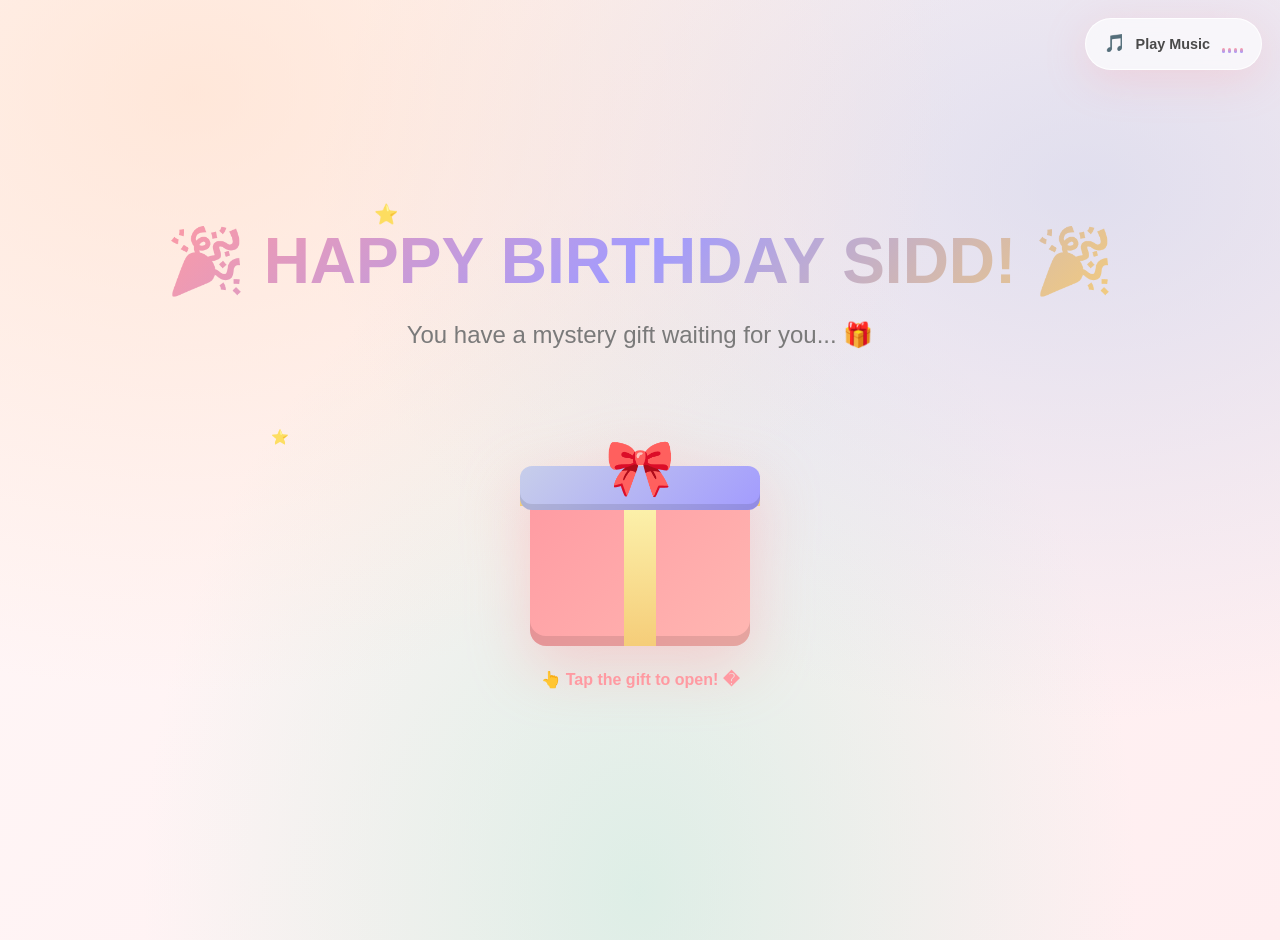
<file: index.html>
<!DOCTYPE html>
<html lang="en">
<head>
  <meta charset="UTF-8" />
  <meta name="viewport" content="width=device-width, initial-scale=1.0" />
  <title>🎉 Happy Birthday Sidd!</title>
  <link rel="stylesheet" href="style.css" />
</head>
<body>

  <section class="index-wrap">
    <div>
      <h1 class="index-title">🎉 HAPPY BIRTHDAY SIDD! 🎉</h1>
      <p class="index-sub">You have a mystery gift waiting for you... 🎁</p>
    </div>

    <div class="mystery-gift" id="mysteryGift" title="Click me! ✨">
      <div class="gift-box"></div>
      <div class="gift-ribbon-v"></div>
      <div class="gift-ribbon-h"></div>
      <div class="gift-lid"></div>
      <div class="gift-bow">🎀</div>
    </div>

    <p class="gift-label">👆 Tap the gift to open! �</p>
  </section>

  <source src="music/birthday.mp3" type="audio/mpeg">

  <script src="script.js"></script>
</body>
</html>
</file>
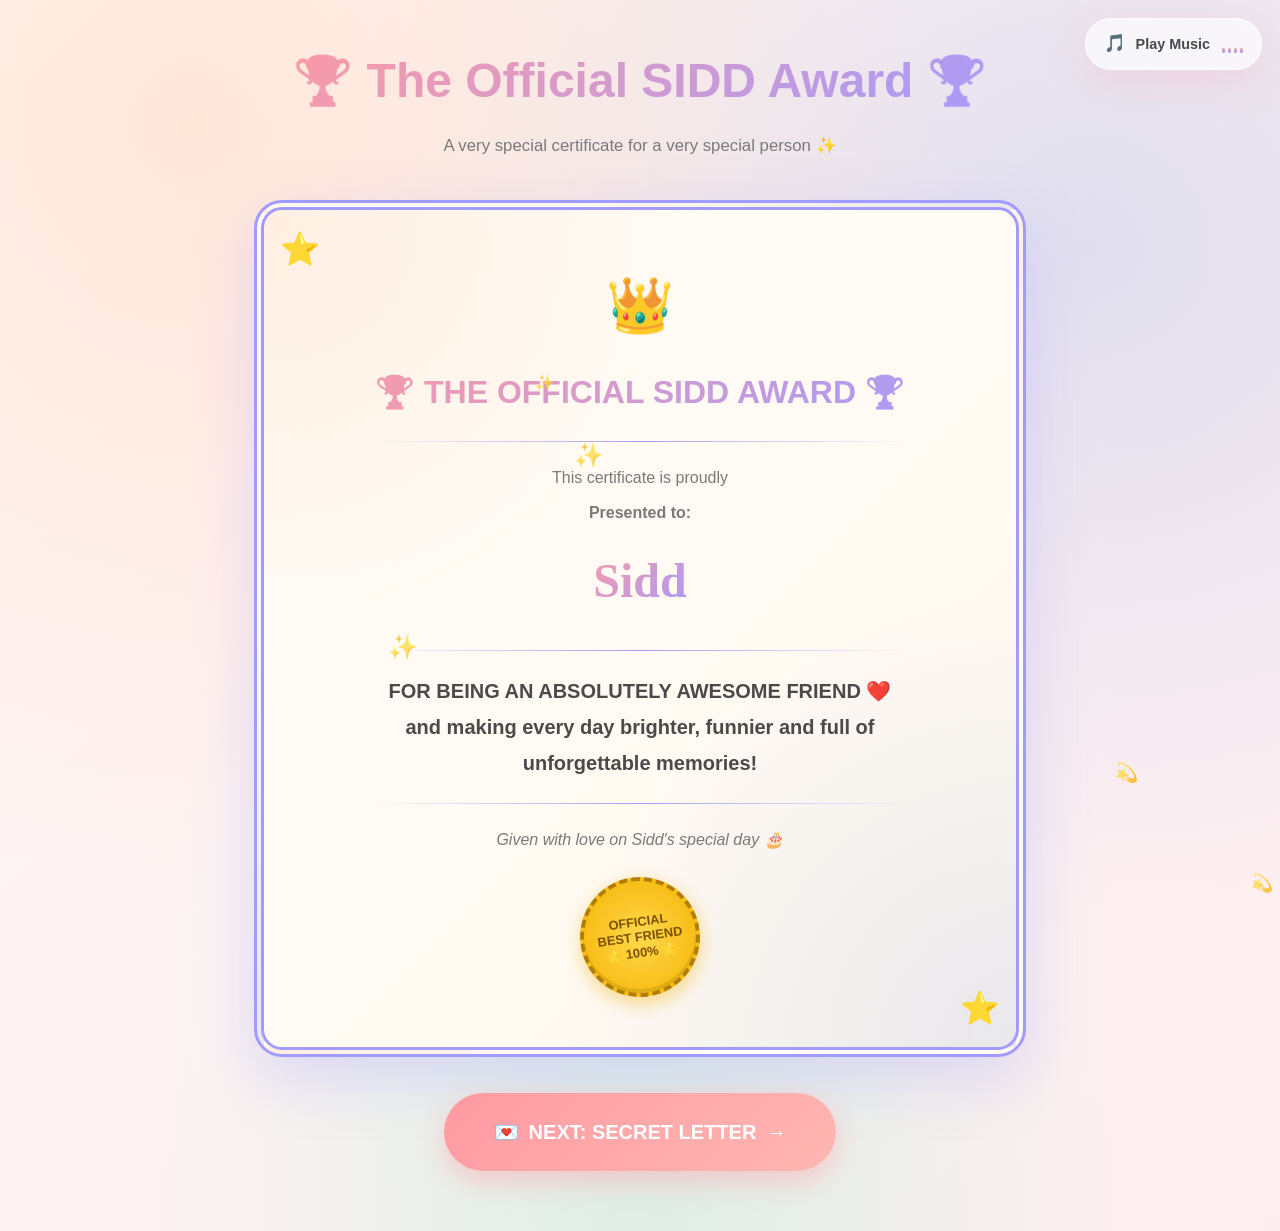
<file: award.html>
<!DOCTYPE html>
<html lang="en">
<head>
  <meta charset="UTF-8" />
  <meta name="viewport" content="width=device-width, initial-scale=1.0" />
  <title>🏆 Best Friend Award | __NAME__'s Birthday</title>
  <link rel="stylesheet" href="style.css" />
</head>
<body>

  <section class="page-wrap award-wrap">
    <h1 class="page-title">🏆 The Official __NAME_UPPER__ Award 🏆</h1>
    <p class="page-subtitle">A very special certificate for a very special person ✨</p>

    <div class="certificate" id="certificate">
      <div class="award-crown">👑</div>
      <div class="award-title gradient-text">🏆 THE OFFICIAL __NAME_UPPER__ AWARD 🏆</div>
      <div class="award-line"></div>
      <div class="award-sub">This certificate is proudly</div>
      <div class="award-sub"><strong>Presented to:</strong></div>
      <div class="award-name">__NAME__</div>
      <div class="award-line"></div>
      <div class="award-reason">
        FOR BEING AN ABSOLUTELY AWESOME FRIEND ❤️<br/>
        and making every day brighter, funnier and
        full of unforgettable memories!
      </div>
      <div class="award-line"></div>
      <div style="font-style: italic; color: var(--text-light); margin-top:10px;">
        Given with love on __NAME__'s special day 🎂
      </div>
      <div class="award-seal">
        OFFICIAL<br/>BEST FRIEND<br/>⭐ 100% ⭐
      </div>
    </div>

    <div class="btn-wrap">
      <a href="message.html" class="btn btn-big">
        <span>💌</span><span>NEXT: SECRET LETTER</span><span>→</span>
      </a>
    </div>
  </section>

  <script src="script.js"></script>
</body>
</html>
</file>
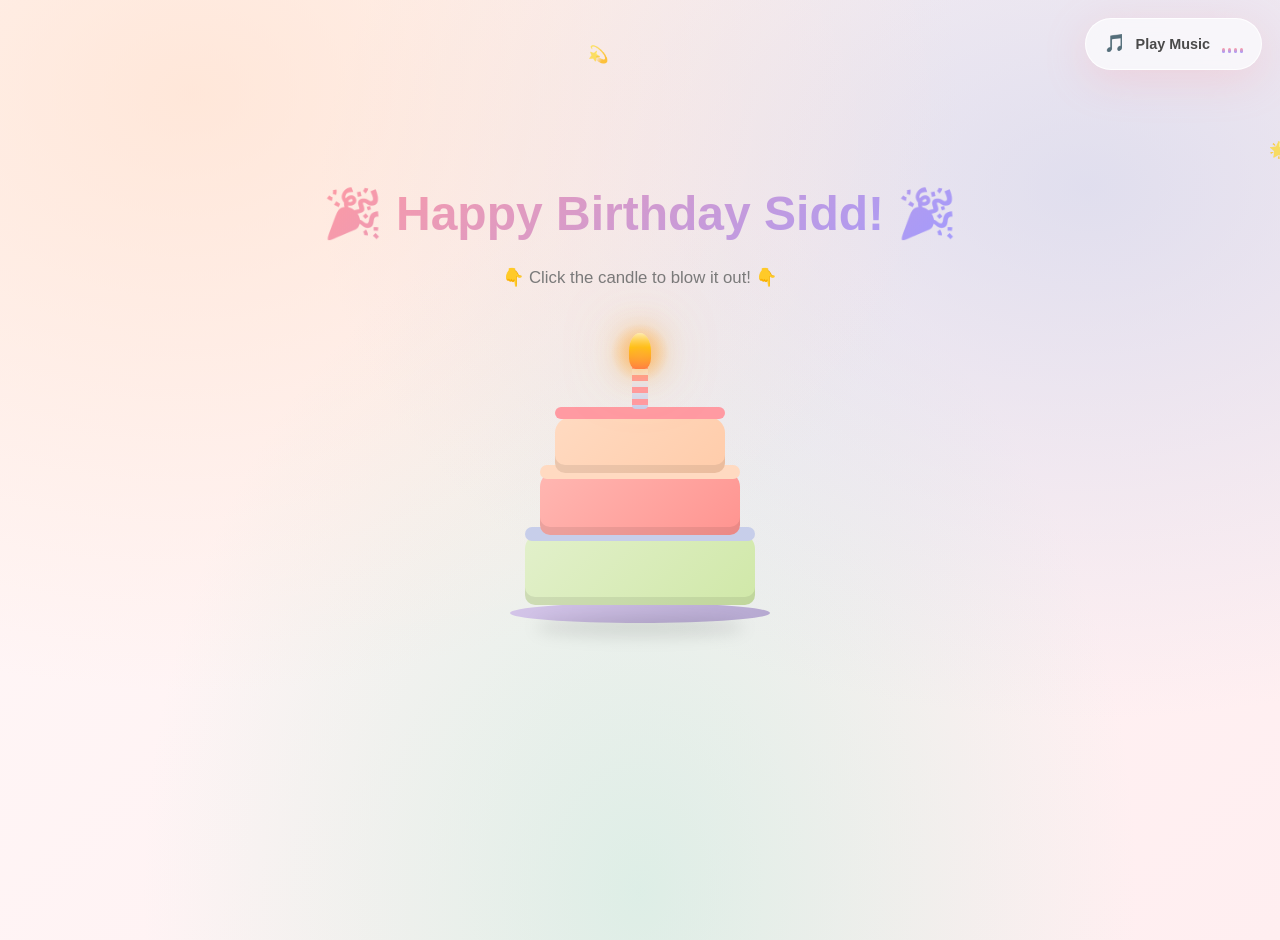
<file: birthday.html>
<!DOCTYPE html>
<html lang="en">
<head>
  <meta charset="UTF-8" />
  <meta name="viewport" content="width=device-width, initial-scale=1.0" />
  <title>🎂 Blow the Candle | __NAME__'s Birthday</title>
  <link rel="stylesheet" href="style.css" />
</head>
<body>

  <section class="birthday-wrap">
    <div style="padding:0 16px;">
      <h1 class="page-title">🎉 Happy Birthday __NAME__! 🎉</h1>
      <p class="birthday-hint">👇 Click the candle to blow it out! 👇</p>
    </div>

    <div class="cake-stage" id="cakeStage">
      <div class="cake-plate"></div>
      <div class="cake-shadow"></div>
      <div class="cake-l cake-l-3"></div>
      <div class="cake-l cake-l-2"></div>
      <div class="cake-l cake-l-1"></div>
      <div class="cake-top"></div>
      <div class="cake-candle" id="candleArea" title="Click to blow! 💨">
        <div class="cake-flame"></div>
        <div class="cake-flame-glow"></div>
      </div>
    </div>

    <p class="wish-text" id="wishText">Make a Wish! ✨</p>

    <a class="btn btn-big" id="birthdayNext" href="photos.html" style="display:none;">
      <span>📸</span><span>NEXT: 15 PHOTO BOOTH</span><span>→</span>
    </a>
  </section>

  <script src="script.js"></script>
</body>
</html>
</file>
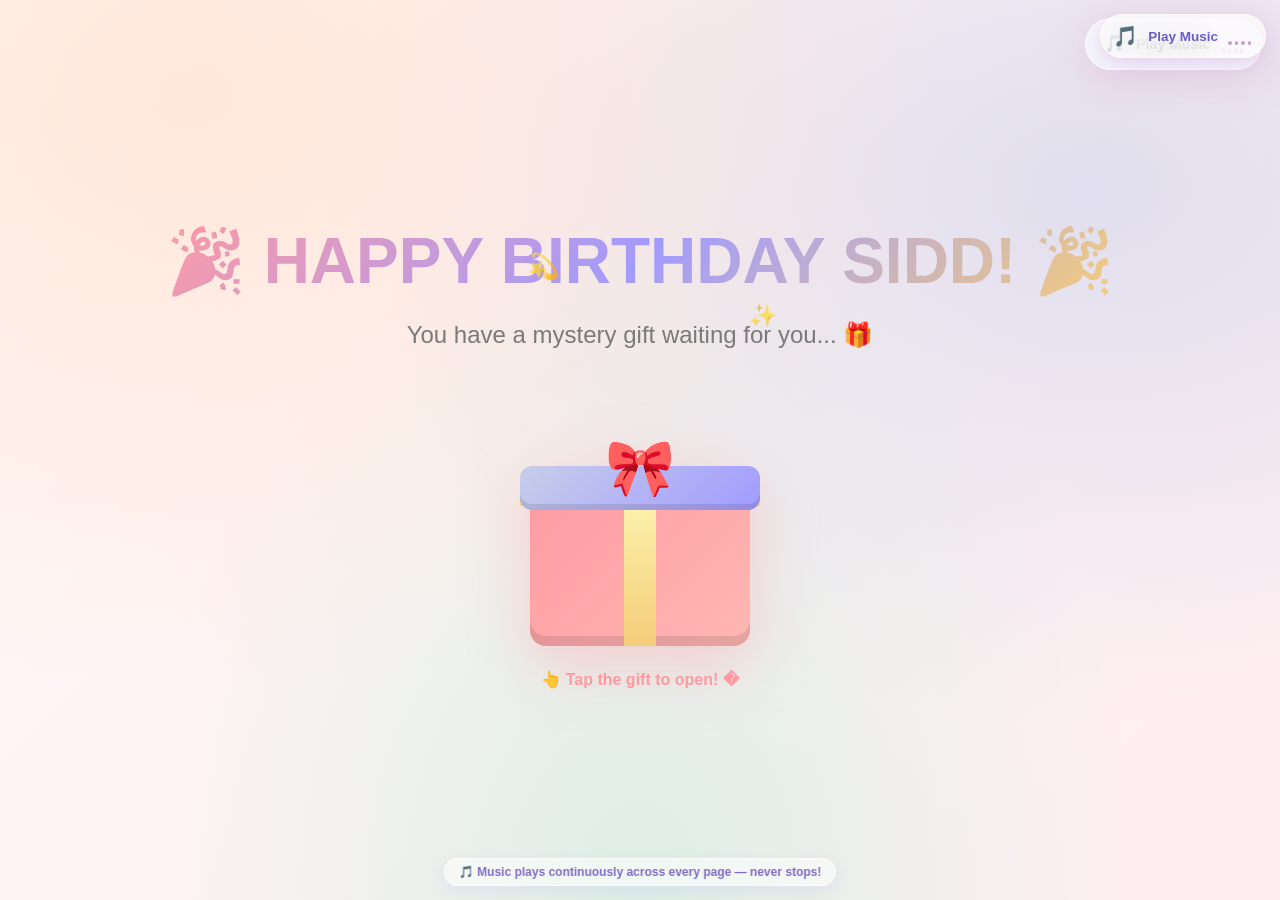
<file: index-frame.html>
<!DOCTYPE html>
<html lang="en">
<head>
  <meta charset="UTF-8" />
  <meta name="viewport" content="width=device-width, initial-scale=1.0" />
  <title>🎉 Happy Birthday Sidd! ❤️ (Continuous Music Mode)</title>
  <style>
    html, body {
      margin: 0; padding: 0; height: 100%; overflow: hidden;
      background: linear-gradient(135deg, #ffe5ec 0%, #e0d4ff 50%, #fff1e6 100%);
      font-family: 'Segoe UI', 'Poppins', sans-serif;
    }
    /* --- Top fixed music bar (plays ONCE in the outer page — never reloads --- */
    .top-music {
      position: fixed; top: 14px; right: 14px; z-index: 999999;
      display: flex; align-items: center; gap: 10px;
      background: rgba(255,255,255,0.55);
      backdrop-filter: blur(14px);
      -webkit-backdrop-filter: blur(14px);
      border: 1px solid rgba(255,255,255,0.75);
      box-shadow: 0 10px 30px rgba(162,155,254,0.25), 0 4px 10px rgba(255,154,162,0.2);
      padding: 9px 14px 9px 12px; border-radius: 999px;
      cursor: pointer; user-select: none; transition: transform .2s ease;
    }
    .top-music:hover { transform: scale(1.04); }
    .tm-icon { font-size: 20px; display:inline-block; }
    .tm-icon.playing { animation: bounceIcon 1s ease-in-out infinite; }
    @keyframes bounceIcon {
      0%,100% { transform: rotate(-6deg) scale(1); }
      50%     { transform: rotate(8deg)  scale(1.18); }
    }
    .tm-text { font-weight: 700; color: #6b5bcf; font-size: 13.5px; }
    .tm-eq { display: inline-flex; align-items: flex-end; gap: 3px; height: 18px; }
    .tm-eq span {
      width: 3.5px; background: linear-gradient(180deg, #ff9aa2, #a29bfe);
      border-radius: 4px; height: 4px;
    }
    .tm-eq.playing span { animation: eqBar 0.9s ease-in-out infinite; }
    .tm-eq span:nth-child(1) { animation-delay: -0.4s !important; }
    .tm-eq span:nth-child(2) { animation-delay: -0.2s !important; }
    .tm-eq span:nth-child(3) { animation-delay:  0s   !important; }
    .tm-eq span:nth-child(4) { animation-delay: -0.6s !important; }
    @keyframes eqBar {
      0%,100% { height: 4px; }
      50%     { height: 18px; }
    }
    .tm-np {
      position: fixed; top: 60px; right: 14px; z-index: 999999;
      background: rgba(255,255,255,0.7);
      backdrop-filter: blur(10px);
      -webkit-backdrop-filter: blur(10px);
      color: #a29bfe; font-weight: 600; font-size: 12px;
      padding: 5px 11px; border-radius: 14px;
      border: 1px solid rgba(162,155,254,0.25);
      box-shadow: 0 4px 14px rgba(162,155,254,0.15);
      opacity: 0; transform: translateY(-6px); transition: all .3s ease;
      pointer-events: none;
    }
    .tm-np.show { opacity: 1; transform: translateY(0); }

    #bdayFrame {
      position: absolute; left: 0; top: 0; right: 0; bottom: 0;
      width: 100%; height: 100%; border: 0; background: transparent;
    }
    .hint {
      position: fixed; left: 50%; bottom: 14px; transform: translateX(-50%);
      z-index: 999998;
      background: rgba(255,255,255,0.55); backdrop-filter: blur(10px);
      border: 1px solid rgba(255,255,255,0.75);
      padding: 6px 14px; border-radius: 18px; font-size: 12px;
      color: #806cc7; font-weight: 600;
      box-shadow: 0 4px 14px rgba(162,155,254,0.18);
      pointer-events: none;
    }
  </style>
</head>
<body>
  <audio id="contAudio" loop preload="auto">
    <source src="music/birthday.mp3"                        type="audio/mpeg" />
    <source src="music/birthday.m4a"                        type="audio/mp4"  />
    <source src="music/AP Dhillon   Thinking Of You.m4a"    type="audio/mp4"  />
    <source src="music/AP Dhillon  Thinking Of You.m4a"     type="audio/mp4"  />
    <source src="music/AP Dhillon Thinking Of You.m4a"      type="audio/mp4"  />
  </audio>

  <div class="top-music" id="topMusic" title="Play/Pause Music (continuous — never stops!)">
    <span class="tm-icon" id="tmIcon">🎵</span>
    <span class="tm-text" id="tmText">Play Music</span>
    <span class="tm-eq" id="tmEq">
      <span></span><span></span><span></span><span></span>
    </span>
  </div>
  <div class="tm-np" id="tmNp">Now Playing 🎵</div>

  <iframe id="bdayFrame" src="index.html" title="Sidd's Birthday Adventure"></iframe>

  <div class="hint">🎵 Music plays continuously across every page — never stops!</div>

  <script>
    // ---------- CONTINUOUS OUTER-FRAME AUDIO (TRULY GAPLESS, ZERO SKIP) ----------
    const audio  = document.getElementById('contAudio');
    const btn    = document.getElementById('topMusic');
    const icon   = document.getElementById('tmIcon');
    const text   = document.getElementById('tmText');
    const eq     = document.getElementById('tmEq');
    const np     = document.getElementById('tmNp');
    let playing  = false;

    // Let iframe inner pages NOT load their own music — we tell them: you're inside a frame!
    try { sessionStorage.setItem('sidd_frame_mode', '1'); } catch(e) {}

    function setUI(isPlaying) {
      playing = isPlaying;
      icon.classList.toggle('playing', isPlaying);
      eq.classList.toggle('playing', isPlaying);
      text.textContent = isPlaying ? 'Pause Music' : 'Play Music';
      np.classList.toggle('show', isPlaying);
    }
    btn.addEventListener('click', () => {
      if (!playing) {
        const p = audio.play();
        if (p && p.then) p.then(() => setUI(true)).catch(()=>{});
      } else {
        audio.pause();
        setUI(false);
      }
    });

    // Auto-start on first gesture anywhere (page or iframe inside)
    let didStart = false;
    function tryStartOnce() {
      if (didStart) return;
      didStart = true;
      // resume saved position from previous session if available
      try {
        const prev = JSON.parse(sessionStorage.getItem('sidd_bday_music_v1') || 'null');
        if (prev && prev.playing && isFinite(prev.time) && prev.time > 0) {
          audio.currentTime = prev.time;
          const p = audio.play();
          if (p && p.then) p.then(() => setUI(true)).catch(()=>{});
        }
      } catch(e) {}
      window.removeEventListener('click',      tryStartOnce, true);
      window.removeEventListener('keydown',    tryStartOnce, true);
      window.removeEventListener('touchstart', tryStartOnce, true);
      try { document.getElementById('bdayFrame').contentWindow
                .addEventListener('click', tryStartOnce, true); } catch(e){}
    }
    window.addEventListener('click',      tryStartOnce, true);
    window.addEventListener('keydown',    tryStartOnce, true);
    window.addEventListener('touchstart', tryStartOnce, true);

    // Save position continuously so even if user opens non-frame index.html it resumes
    setInterval(() => {
      try {
        sessionStorage.setItem('sidd_bday_music_v1', JSON.stringify({
          playing: !audio.paused && !audio.ended,
          time:    isFinite(audio.currentTime) ? audio.currentTime : 0
        }));
      } catch(e) {}
    }, 400);

    // ---------- TALK TO INNER PAGES (script.js buildMusicButton iframe mode) ----------
    function syncAll() {
      try {
        const frame = document.getElementById('bdayFrame');
        if (frame && frame.contentWindow) {
          frame.contentWindow.postMessage({
            type:    'sidd_frame_music_sync',
            playing: !audio.paused && !audio.ended
          }, '*');
        }
      } catch(e) {}
    }
    audio.addEventListener('play',  syncAll);
    audio.addEventListener('pause', syncAll);
    audio.addEventListener('ended', syncAll);

    window.addEventListener('message', (ev) => {
      try {
        const m = ev.data;
        if (!m || typeof m !== 'object') return;
        if (m.type === 'sidd_frame_music_ping') {
          syncAll();
        } else if (m.type === 'sidd_frame_music_toggle') {
          if (audio.paused) {
            const p = audio.play();
            if (p && p.then) p.then(() => setUI(true)).catch(()=>{});
          } else {
            audio.pause(); setUI(false);
          }
          setTimeout(syncAll, 50);
        }
      } catch(e){}
    });

    // When iframe navigates to a new page, re-sync music state to the new page
    document.getElementById('bdayFrame').addEventListener('load', syncAll);
  </script>
</body>
</html>
</file>
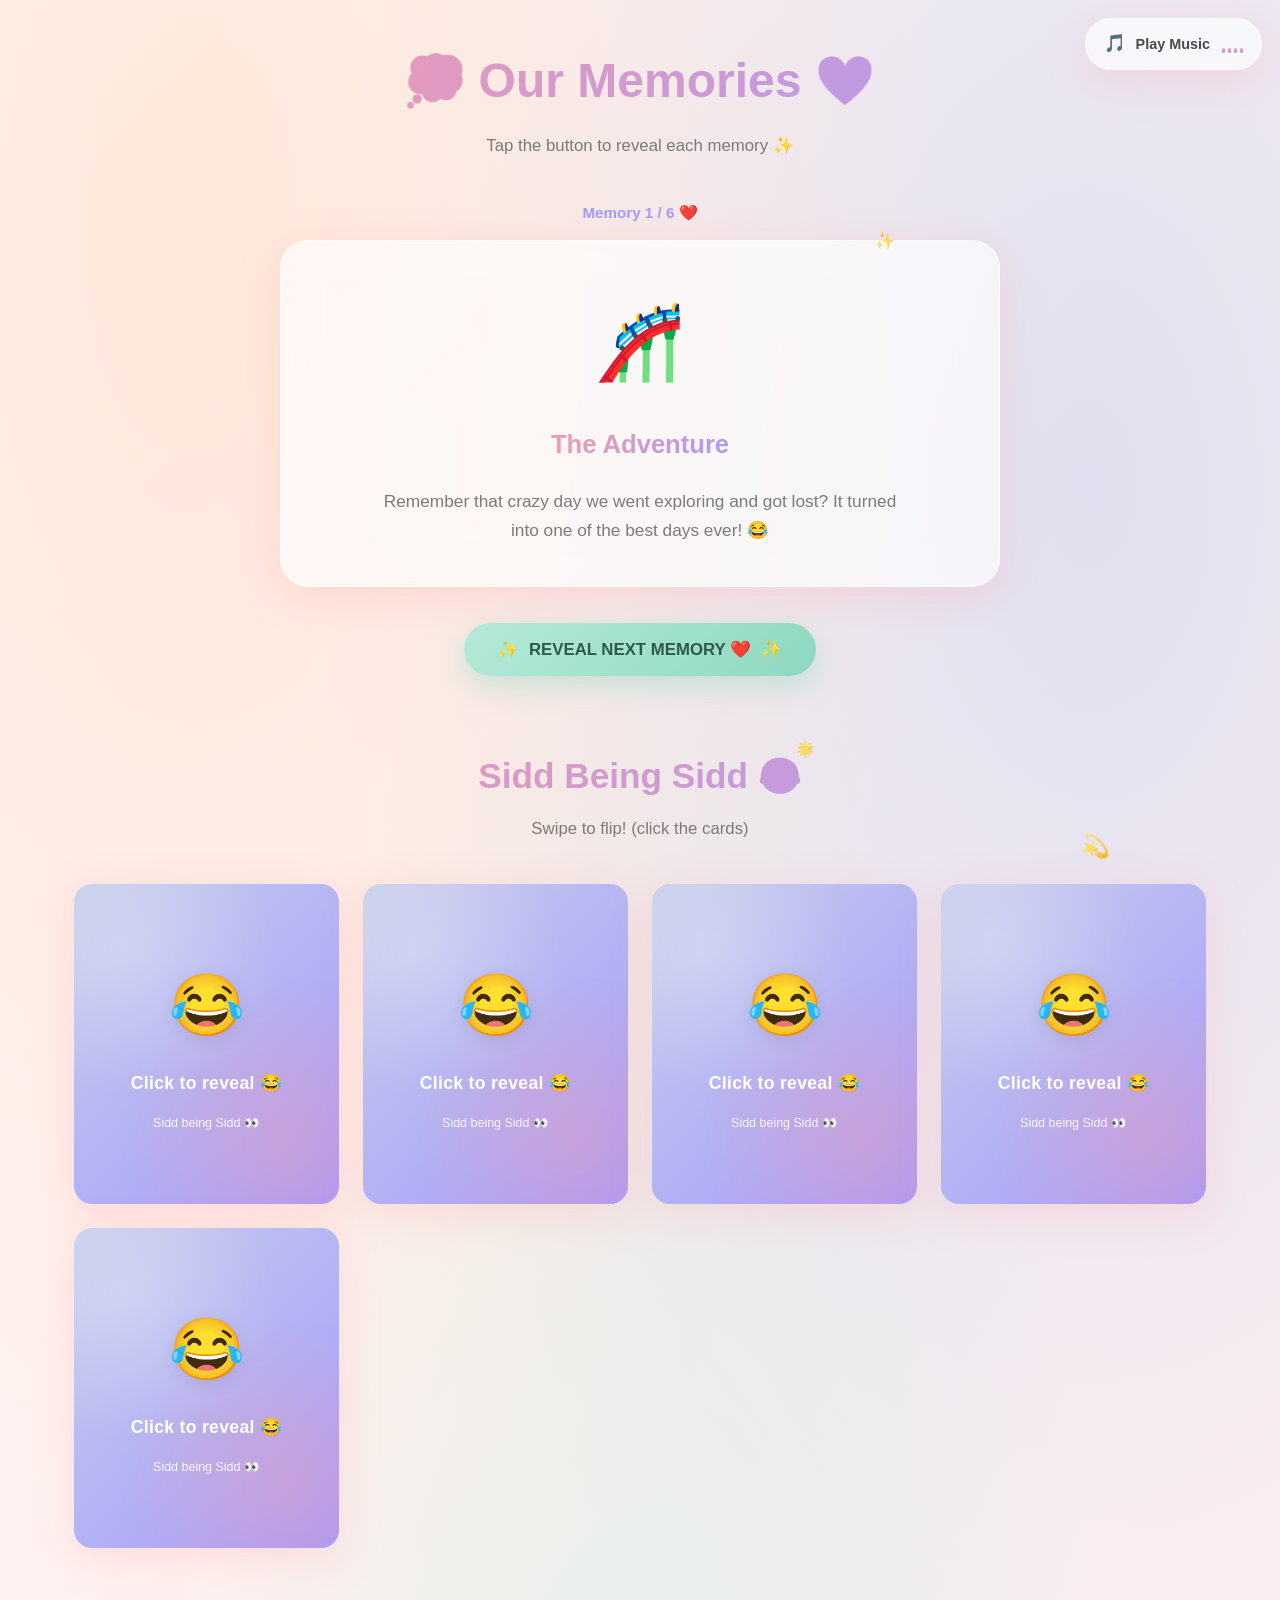
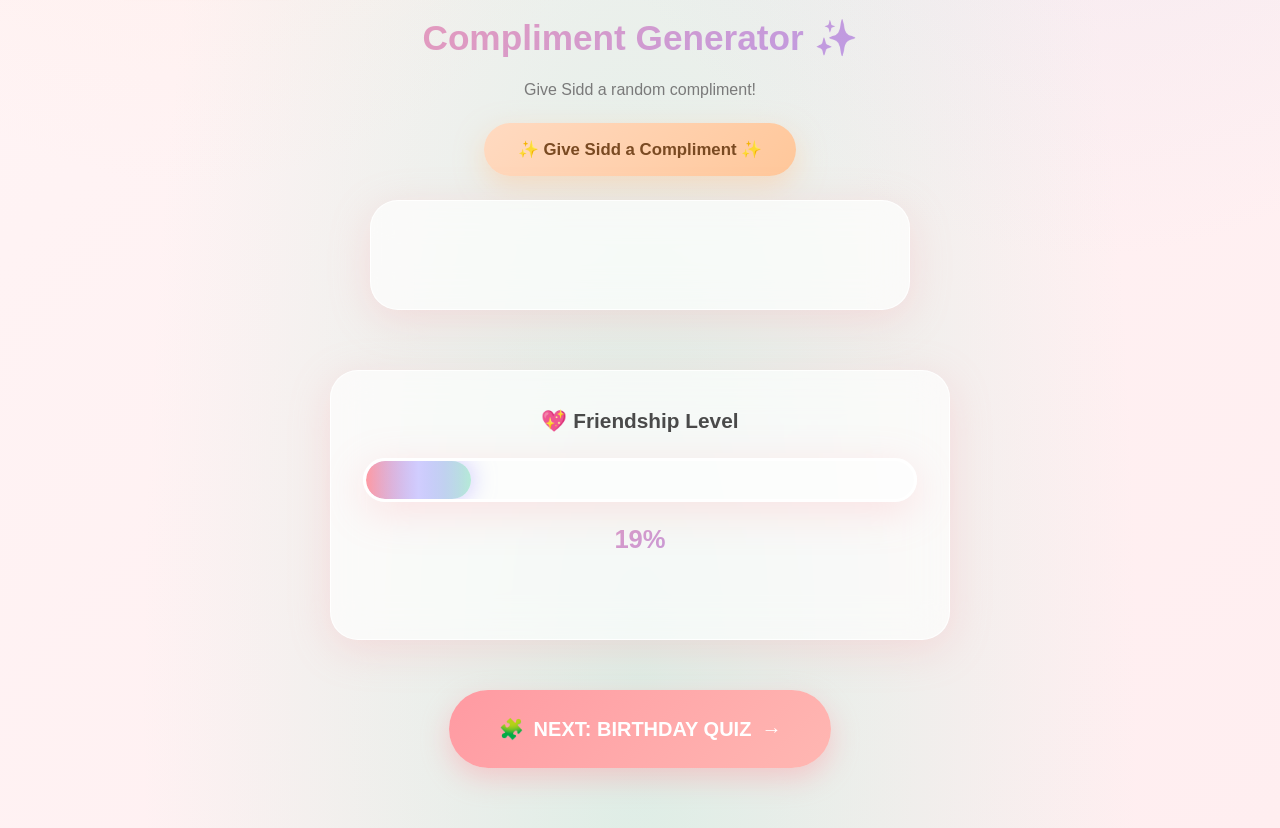
<file: memories.html>
<!DOCTYPE html>
<html lang="en">
<head>
  <meta charset="UTF-8" />
  <meta name="viewport" content="width=device-width, initial-scale=1.0" />
  <title>💭 Our Memories | __NAME__'s Birthday</title>
  <link rel="stylesheet" href="style.css" />
</head>
<body>

  <section class="page-wrap">
    <!-- REVEAL ONE BY ONE -->
    <h1 class="page-title">💭 Our Memories ❤️</h1>
    <p class="page-subtitle">Tap the button to reveal each memory ✨</p>

    <div class="memory-stage">
      <div class="memory-counter" id="memoryCounter">Memory 1 / 6 ❤️</div>
      <div class="memory-card glass" id="memoryCard"></div>
      <div class="btn-wrap">
        <button class="btn btn-mint" id="memoryRevealBtn">
          <span>✨</span><span>REVEAL NEXT MEMORY ❤️</span><span>✨</span>
        </button>
      </div>
      <div class="btn-wrap">
        <a href="quiz.html" class="btn btn-lav" id="memoriesNext" style="display:none;">
          <span>🧩</span><span>NEXT: BIRTHDAY QUIZ</span><span>→</span>
        </a>
      </div>
    </div>

    <!-- FUNNY MOMENTS -->
    <h2 class="funny-title gradient-text">__NAME__ Being __NAME__ 😂</h2>
    <p class="page-subtitle">Swipe to flip! (click the cards)</p>
    <div class="funny-grid" id="funnyGrid"></div>

    <!-- COMPLIMENT GENERATOR -->
    <div class="compliment-wrap">
      <h2 class="gradient-text" style="font-size:clamp(1.6rem, 4vw, 2.2rem); margin-bottom:8px;">
        Compliment Generator ✨
      </h2>
      <p style="color:var(--text-light); margin-bottom:6px;">Give __NAME__ a random compliment!</p>
      <div class="btn-wrap" style="margin-top:20px;">
        <button class="btn btn-peach" id="complimentBtn">
          ✨ Give __NAME__ a Compliment ✨
        </button>
      </div>
      <div class="compliment-box glass">
        <div class="compliment-text" id="complimentText"></div>
      </div>
    </div>

    <!-- FRIENDSHIP METER -->
    <div class="meter-wrap glass">
      <div class="meter-label">💖 Friendship Level</div>
      <div class="meter-bar">
        <div class="meter-fill" id="meterFill"></div>
      </div>
      <div class="meter-percent gradient-text" id="meterPercent">0%</div>
      <div class="meter-msg" id="meterMsg">100% — UNBREAKABLE ❤️</div>
    </div>

    <div class="btn-wrap" style="margin-top:50px;">
      <a href="quiz.html" class="btn btn-big">
        <span>🧩</span><span>NEXT: BIRTHDAY QUIZ</span><span>→</span>
      </a>
    </div>
  </section>

  <script src="script.js"></script>
</body>
</html>
</file>
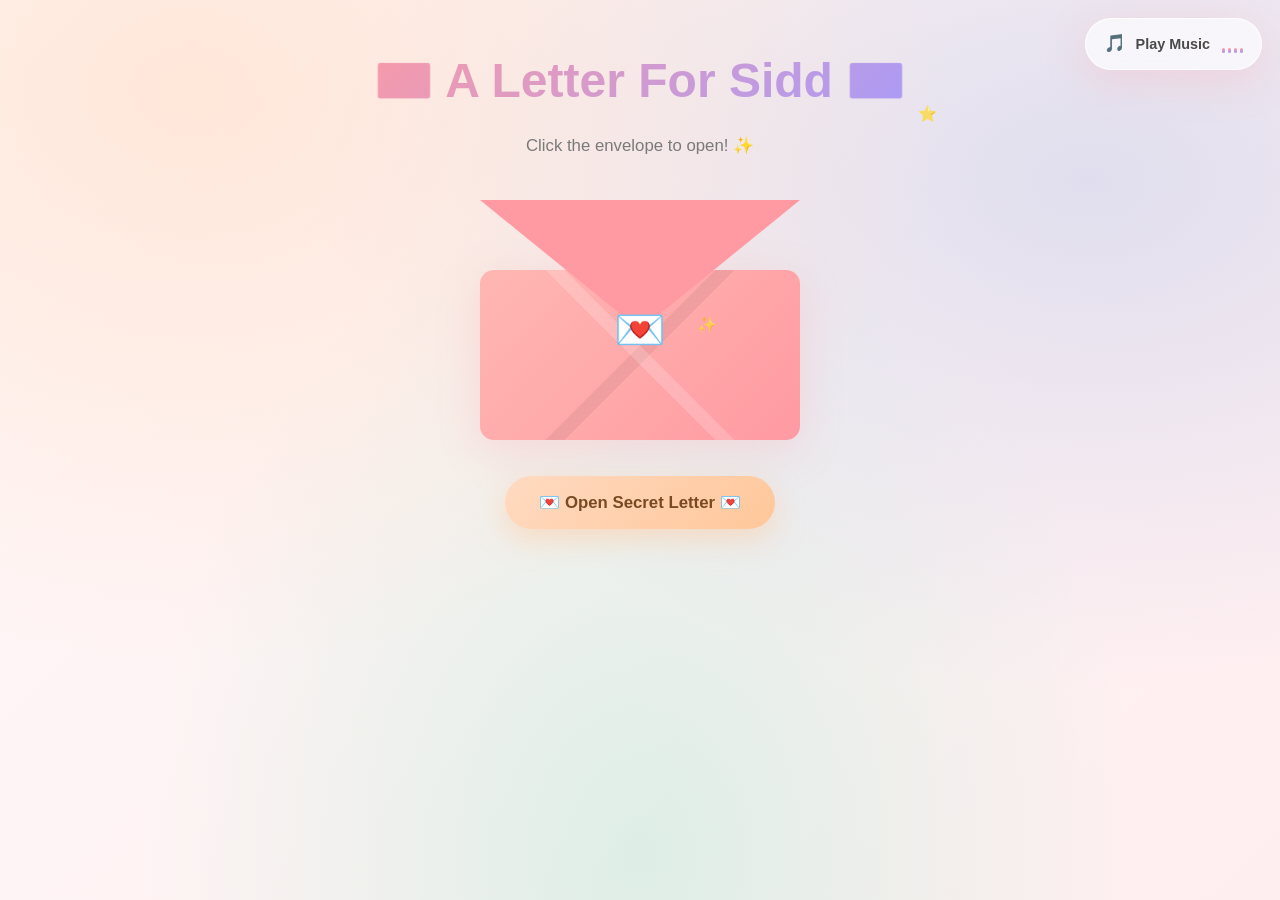
<file: message.html>
<!DOCTYPE html>
<html lang="en">
<head>
  <meta charset="UTF-8" />
  <meta name="viewport" content="width=device-width, initial-scale=1.0" />
  <title>💌 Secret Letter | __NAME__'s Birthday</title>
  <link rel="stylesheet" href="style.css" />
</head>
<body>

  <section class="page-wrap letter-wrap">
    <h1 class="page-title">💌 A Letter For __NAME__ 💌</h1>
    <p class="page-subtitle">Click the envelope to open! ✨</p>

    <div class="env-stage" id="envStage" title="Click to open 💌">
      <div class="env-body"></div>
      <div class="env-flap"></div>
      <div class="env-letter">
        <div style="font-weight:700; color:var(--pink); margin-bottom:8px;">Dear __NAME__,</div>
        <div style="font-size:0.9rem; color:var(--text); line-height:1.6;">
          (open to read the full message...)
        </div>
      </div>
      <div class="env-seal">💌</div>
    </div>

    <div class="btn-wrap">
      <button class="btn btn-peach" id="envOpenBtn">
        💌 Open Secret Letter 💌
      </button>
    </div>

    <div class="letter-full glass" id="letterFull">
      <div class="letter-greet">Dear __NAME__,</div>
      <div class="letter-body" id="letterBody"></div>
      <div class="letter-sign">— With love, your friend ✨</div>
    </div>

    <div class="btn-wrap">
      <a href="surprise.html" class="btn btn-big" id="letterNext" style="display:none; margin-top:30px;">
        <span>🎆</span><span>FINAL SURPRISE →</span><span>✨</span>
      </a>
    </div>
  </section>

  <script src="script.js"></script>
  <script>
    // Show next button after letter is opened
    document.addEventListener('DOMContentLoaded', () => {
      const env  = document.getElementById('envStage');
      const btn  = document.getElementById('envOpenBtn');
      const next = document.getElementById('letterNext');
      function revealNext() {
        setTimeout(() => { if (next) next.style.display = 'inline-flex'; }, 3000);
      }
      env?.addEventListener('click', revealNext);
      btn?.addEventListener('click', revealNext);
    });
  </script>
</body>
</html>
</file>
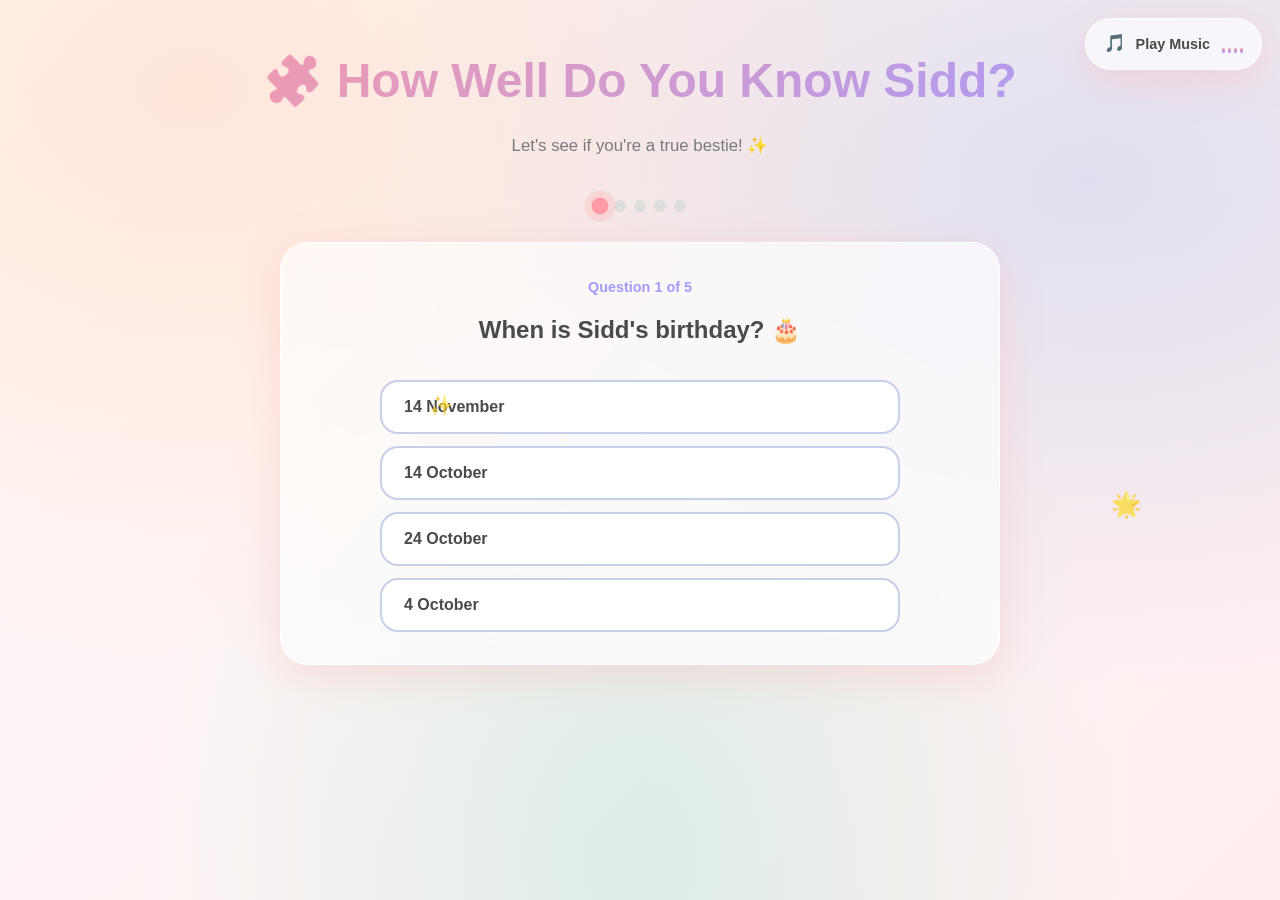
<file: quiz.html>
<!DOCTYPE html>
<html lang="en">
<head>
  <meta charset="UTF-8" />
  <meta name="viewport" content="width=device-width, initial-scale=1.0" />
  <title>🧩 Birthday Quiz | __NAME__'s Birthday</title>
  <link rel="stylesheet" href="style.css" />
</head>
<body>

  <section class="page-wrap">
    <h1 class="page-title">🧩 How Well Do You Know __NAME__?</h1>
    <p class="page-subtitle">Let's see if you're a true bestie! ✨</p>

    <div class="quiz-progress" id="quizProgress"></div>

    <div class="quiz-wrap">
      <div class="quiz-card glass" id="quizCard"></div>
    </div>
  </section>

  <script src="script.js"></script>
</body>
</html>
</file>
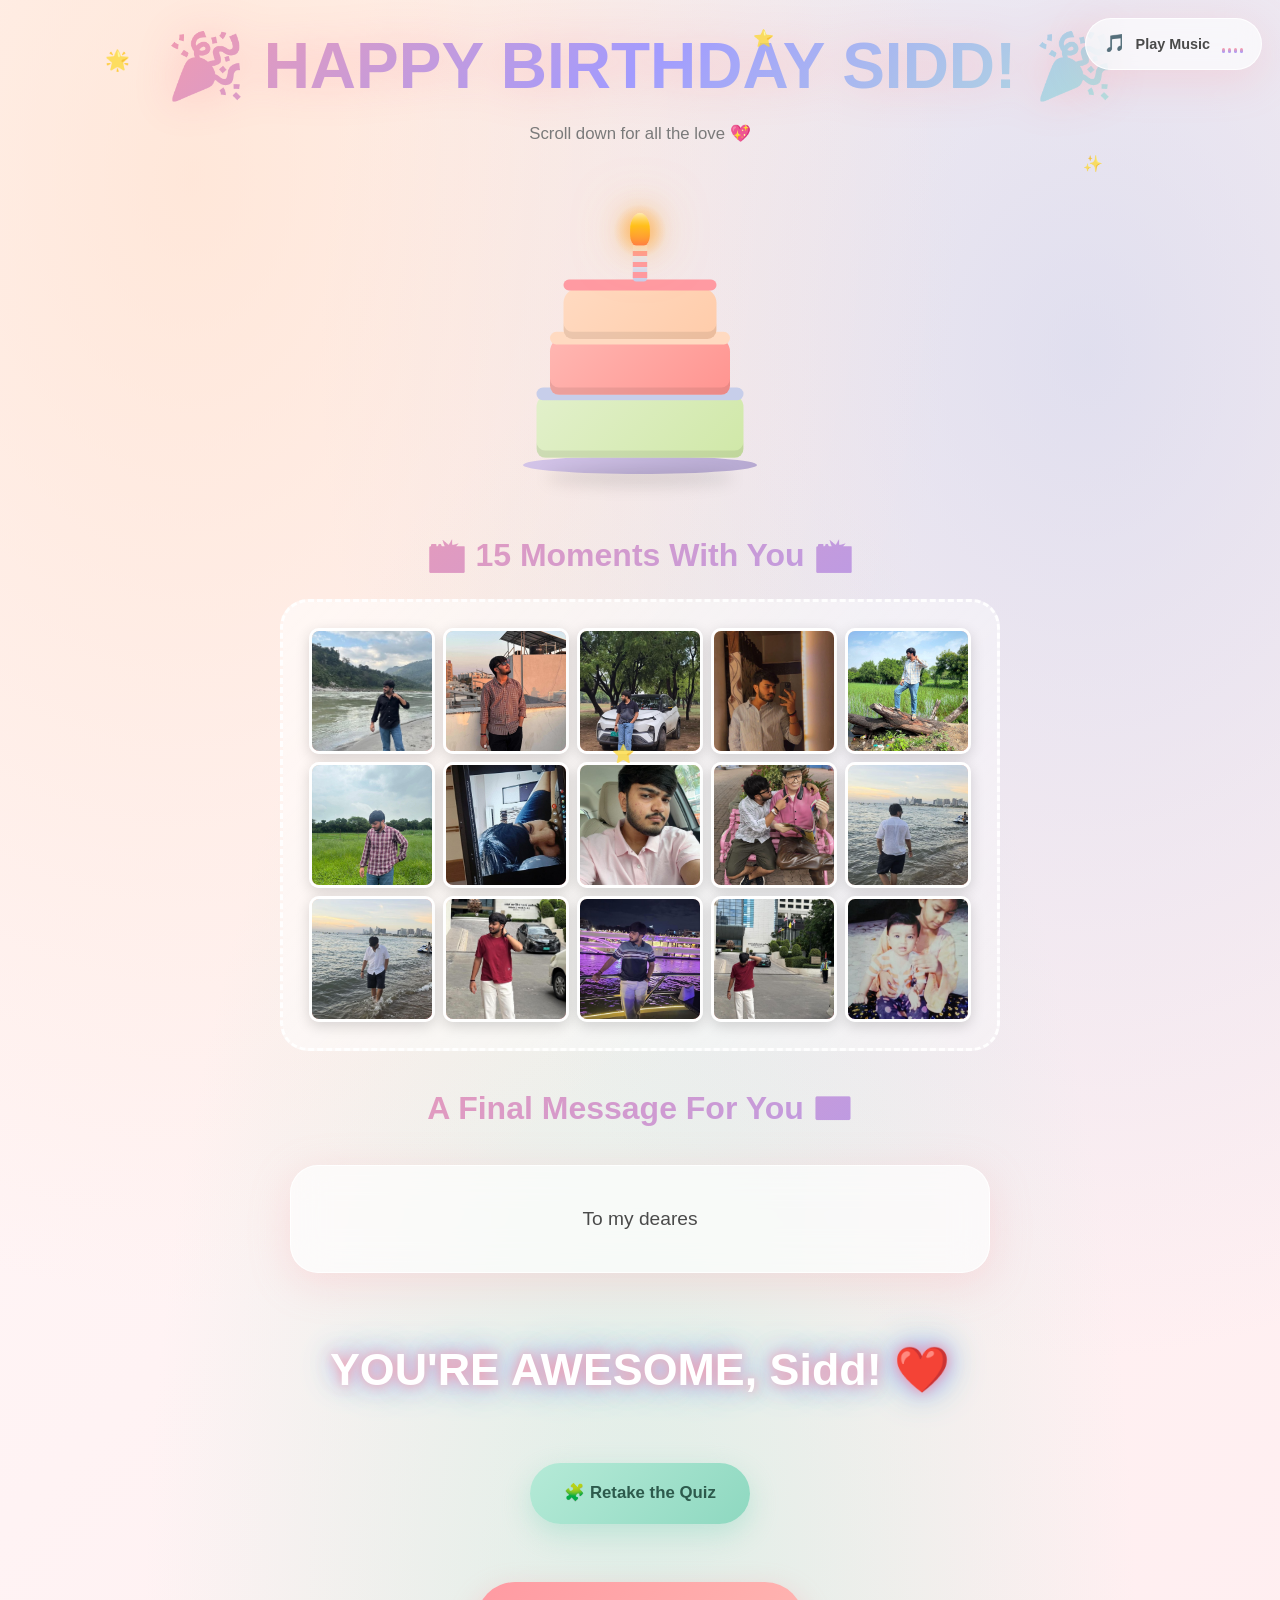
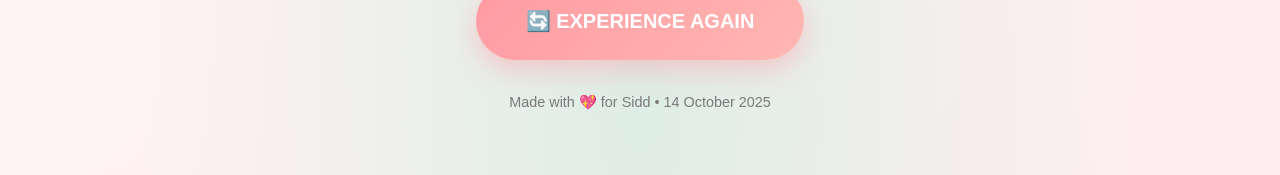
<file: surprise.html>
<!DOCTYPE html>
<html lang="en">
<head>
  <meta charset="UTF-8" />
  <meta name="viewport" content="width=device-width, initial-scale=1.0" />
  <title>🎆 Final Surprise | __NAME__'s Birthday</title>
  <link rel="stylesheet" href="style.css" />
</head>
<body>

  <section class="page-wrap surprise-wrap">
    <h1 class="surprise-title">🎉 HAPPY BIRTHDAY __NAME_UPPER__! 🎉</h1>
    <p class="page-subtitle">Scroll down for all the love 💖</p>

    <!-- ANIMATED CAKE -->
    <div class="surprise-cake-wrap">
      <div class="cake-stage" style="animation: cakeFloat 2.5s ease-in-out infinite;">
        <div class="cake-plate"></div>
        <div class="cake-shadow"></div>
        <div class="cake-l cake-l-3"></div>
        <div class="cake-l cake-l-2"></div>
        <div class="cake-l cake-l-1"></div>
        <div class="cake-top"></div>
        <div class="cake-candle" style="cursor:default;">
          <div class="cake-flame"></div>
          <div class="cake-flame-glow"></div>
        </div>
      </div>
    </div>

    <!-- 15-PHOTO MINI COLLAGE -->
    <h2 class="gradient-text" style="font-size:clamp(1.4rem, 3.5vw, 2rem); margin: 20px 0 16px;">
      📸 15 Moments With You 📸
    </h2>
    <div class="collage-wrap">
      <div class="collage" id="collage"></div>
    </div>

    <!-- FINAL MESSAGE -->
    <h2 class="gradient-text" style="font-size:clamp(1.4rem, 3.5vw, 2rem); margin-top:30px;">
      A Final Message For You 💌
    </h2>
    <div class="final-msg glass">
      <div id="finalMessage"></div>
    </div>

    <!-- GLOWING TEXT -->
    <div style="margin-top: 30px;">
      <div class="awesome-glow">YOU'RE AWESOME, __NAME__! ❤️</div>
    </div>

    <div class="btn-wrap" style="margin-top:40px;">
      <a href="quiz.html" class="btn btn-mint" style="margin: 8px;">
        🧩 Retake the Quiz
      </a>
    </div>

    <!-- EXPERIENCE AGAIN -->
    <div class="again-wrap">
      <a href="index.html" class="btn btn-big">
        🔄 EXPERIENCE AGAIN
      </a>
    </div>

    <div style="text-align:center; margin-top:30px; color:var(--text-light); font-size:0.9rem;">
      Made with 💖 for __NAME__ • 14 October 2025
    </div>
  </section>

  <script src="script.js"></script>
</body>
</html>
</file>
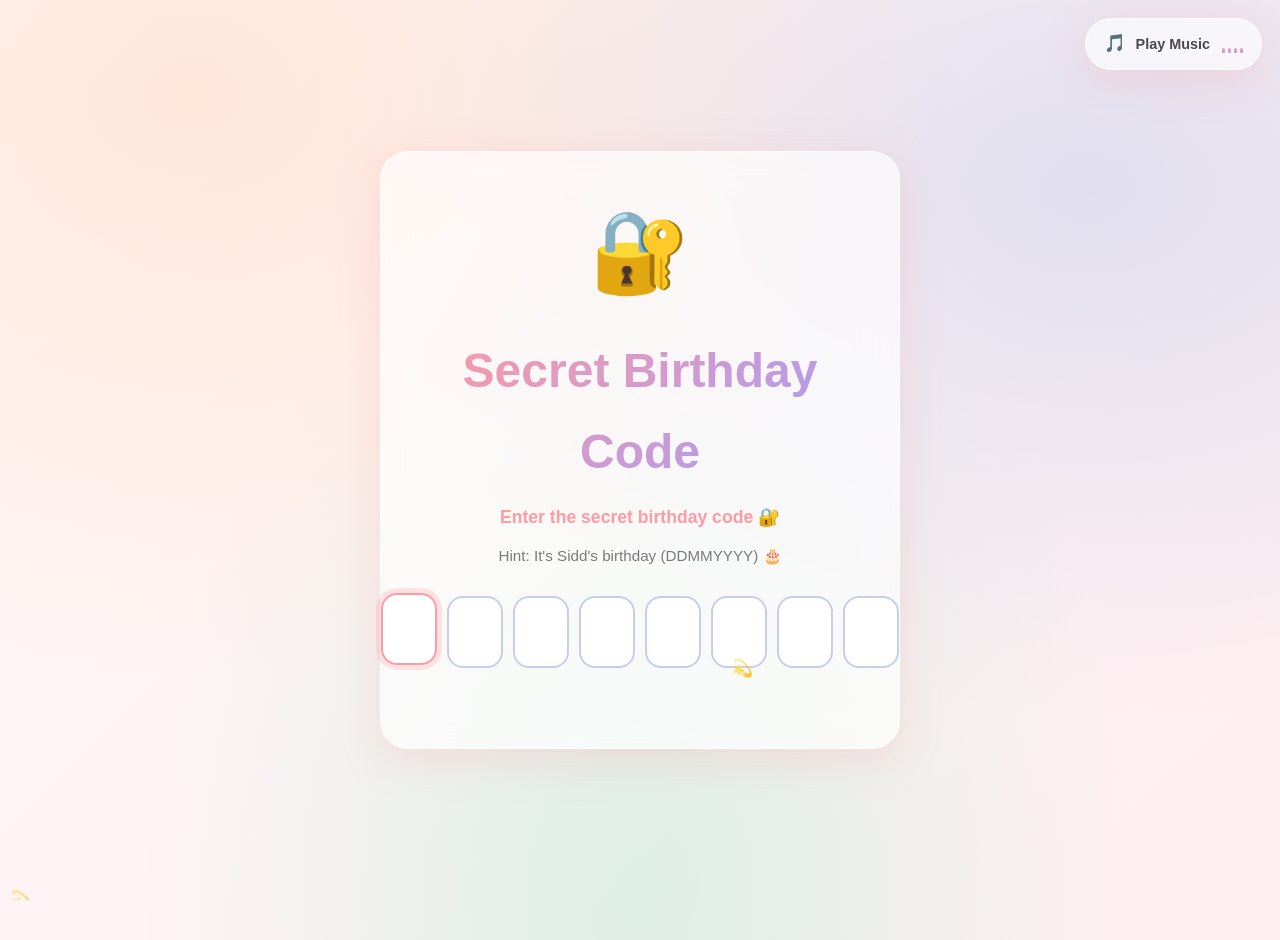
<file: unlock.html>
<!DOCTYPE html>
<html lang="en">
<head>
  <meta charset="UTF-8" />
  <meta name="viewport" content="width=device-width, initial-scale=1.0" />
  <title>🔐 Unlock the Surprise | __NAME__'s Birthday</title>
  <link rel="stylesheet" href="style.css" />
</head>
<body>

  <section class="unlock-wrap">
    <div class="unlock-card glass">
      <div class="unlock-icon">🔐</div>
      <h1 class="page-title" style="margin-top:10px;">Secret Birthday Code</h1>
      <p style="font-size:1.1rem; margin-bottom:8px; font-weight:700; color:var(--pink);">
        Enter the secret birthday code 🔐
      </p>
      <p class="unlock-hint" id="codeHint"></p>

      <div class="code-input-wrap" id="codeInputs"></div>
      <div class="unlock-status" id="unlockStatus"></div>
    </div>
  </section>

  <script src="script.js"></script>
</body>
</html>
</file>
<file: style.css>
/* ============================================
   🎂 SIDD'S BIRTHDAY ADVENTURE - DESIGN SYSTEM 🎂
   ============================================ */

/* ===== EASY CUSTOMIZATION: COLORS ===== */
:root {
  --pink:       #ff9aa2;
  --pink-soft:  #ffb7b2;
  --peach:      #ffdac1;
  --mint:       #b5ead7;
  --sage:       #e2f0cb;
  --lavender:   #c7ceea;
  --lav-deep:   #a29bfe;
  --yellow:     #fdf6b2;
  --text:       #4a4a4a;
  --text-light: #7a7a7a;
  --bg:         #fff8f8;
  --bg-2:       #ffeef0;
  --white:      #ffffff;

  --shadow:     0 10px 40px rgba(255, 154, 162, 0.25);
  --shadow-lg:  0 20px 60px rgba(162, 155, 254, 0.3);
  --radius:     28px;
  --radius-sm:  18px;
  --glass-bg:   rgba(255, 255, 255, 0.65);
  --glass-brd:  rgba(255, 255, 255, 0.85);
}

* { margin: 0; padding: 0; box-sizing: border-box; }

html {
  scroll-behavior: smooth;
  overflow-x: hidden;
}

body {
  font-family: 'Segoe UI', Tahoma, Geneva, Verdana, sans-serif;
  background:
    radial-gradient(ellipse at 15% 10%, rgba(255, 218, 193, 0.55), transparent 50%),
    radial-gradient(ellipse at 85% 20%, rgba(199, 206, 234, 0.55), transparent 50%),
    radial-gradient(ellipse at 50% 95%, rgba(181, 234, 215, 0.45), transparent 55%),
    linear-gradient(135deg, var(--bg) 0%, var(--bg-2) 100%);
  color: var(--text);
  line-height: 1.7;
  min-height: 100vh;
  overflow-x: hidden;
  position: relative;
  padding-bottom: 40px;
}

/* ===== PAGE ENTRANCE ===== */
body.page-enter > *:not(.balloon-container):not(.hearts-container):not(.sparkles-container):not(.confetti-container):not(.firework-container):not(.firework):not(.firework-dot):not(.lightbox) {
  animation: pageEnter 0.9s cubic-bezier(0.68, -0.55, 0.265, 1.55) both;
}
@keyframes pageEnter {
  from { opacity: 0; transform: translateY(40px) scale(0.97); }
  to   { opacity: 1; transform: translateY(0) scale(1); }
}

/* ===== LAYOUT ===== */
.page-wrap {
  max-width: 1180px;
  margin: 0 auto;
  padding: 40px 24px 20px;
  position: relative;
  z-index: 5;
}

.page-title {
  font-size: clamp(2rem, 5vw, 3rem);
  text-align: center;
  margin-bottom: 10px;
  font-weight: 900;
  background: linear-gradient(135deg, var(--pink), var(--lav-deep));
  -webkit-background-clip: text;
  -webkit-text-fill-color: transparent;
  background-clip: text;
}

.page-subtitle {
  text-align: center;
  color: var(--text-light);
  font-size: 1.05rem;
  margin-bottom: 40px;
}

/* ===== GLASS CARD ===== */
.glass {
  background: var(--glass-bg);
  backdrop-filter: blur(18px);
  -webkit-backdrop-filter: blur(18px);
  border: 1.5px solid var(--glass-brd);
  border-radius: var(--radius);
  box-shadow: var(--shadow);
  padding: 32px;
}

/* ===== BUTTONS ===== */
.btn {
  display: inline-flex;
  align-items: center;
  justify-content: center;
  gap: 10px;
  background: linear-gradient(135deg, var(--pink), var(--pink-soft));
  color: var(--white);
  border: none;
  padding: 16px 34px;
  font-size: 1.05rem;
  font-weight: 700;
  border-radius: 50px;
  cursor: pointer;
  box-shadow: 0 10px 28px rgba(255, 154, 162, 0.45);
  transition: all 0.3s cubic-bezier(0.68, -0.55, 0.265, 1.55);
  position: relative;
  overflow: hidden;
  text-decoration: none;
  user-select: none;
  font-family: inherit;
}
.btn::before {
  content: '';
  position: absolute;
  top: 0; left: -100%;
  width: 100%; height: 100%;
  background: linear-gradient(90deg, transparent, rgba(255,255,255,0.4), transparent);
  transition: left 0.6s ease;
}
.btn:hover::before { left: 100%; }
.btn:hover { transform: translateY(-4px) scale(1.04); }
.btn:active { transform: translateY(-1px) scale(1.01); }

.btn-lav {
  background: linear-gradient(135deg, var(--lavender), var(--lav-deep));
  box-shadow: 0 10px 28px rgba(162, 155, 254, 0.45);
}
.btn-mint {
  background: linear-gradient(135deg, var(--mint), #8ed8c0);
  box-shadow: 0 10px 28px rgba(142, 216, 192, 0.45);
  color: #2d5a4c;
}
.btn-peach {
  background: linear-gradient(135deg, var(--peach), #ffc79a);
  box-shadow: 0 10px 28px rgba(255, 199, 154, 0.5);
  color: #7a4a22;
}
.btn-big {
  font-size: 1.25rem;
  padding: 22px 50px;
  animation: btnPulse 2s ease-in-out infinite;
}
@keyframes btnPulse {
  0%, 100% { box-shadow: 0 10px 28px rgba(255,154,162,0.45), 0 0 0 0 rgba(255,154,162,0.4); }
  50%      { box-shadow: 0 10px 28px rgba(255,154,162,0.45), 0 0 0 24px rgba(255,154,162,0); }
}

.btn-wrap {
  text-align: center;
  margin-top: 36px;
}

/* ===== TEXT HELPERS ===== */
.gradient-text {
  background: linear-gradient(135deg, var(--pink), var(--lav-deep));
  -webkit-background-clip: text;
  -webkit-text-fill-color: transparent;
  background-clip: text;
  font-weight: 800;
}

/* ===== FLOATING ANIMATIONS CONTAINERS ===== */
.balloon-container,
.hearts-container,
.sparkles-container,
.confetti-container,
.firework-container {
  position: fixed;
  inset: 0;
  pointer-events: none;
  z-index: 50;
  overflow: hidden;
}

/* === BALLOONS === */
.balloon {
  position: absolute;
  bottom: -120px;
  font-size: 2.2rem;
  animation: floatUp linear forwards;
  opacity: 0.9;
}
@keyframes floatUp {
  0%   { transform: translateY(0) rotate(0deg) translateX(0); opacity: 0; }
  10%  { opacity: 0.9; }
  50%  { transform: translateY(-50vh) rotate(10deg) translateX(30px); }
  100% { transform: translateY(-115vh) rotate(-5deg) translateX(-20px); opacity: 0; }
}

/* === HEARTS === */
.heart {
  position: absolute;
  font-size: 1.6rem;
  animation: floatHeart ease-in-out forwards;
  opacity: 0.85;
}
@keyframes floatHeart {
  0%   { transform: translateY(0) scale(0.5) rotate(0deg); opacity: 0; }
  15%  { transform: translateY(-10vh) scale(1.3) rotate(10deg); opacity: 0.95; }
  100% { transform: translateY(-110vh) scale(0.8) rotate(-15deg); opacity: 0; }
}

/* === SPARKLES === */
.sparkle {
  position: absolute;
  font-size: 1.2rem;
  animation: sparkleAnim ease-in-out infinite;
  opacity: 0.75;
}
@keyframes sparkleAnim {
  0%, 100% { transform: scale(0.5) rotate(0deg); opacity: 0.3; }
  50%      { transform: scale(1.6) rotate(180deg); opacity: 1; }
}

/* === CONFETTI === */
.confetti {
  position: absolute;
  top: -20px;
  width: 10px;
  height: 14px;
  animation: fallConfetti linear forwards;
  border-radius: 2px;
}
@keyframes fallConfetti {
  0%   { transform: translateY(0) rotate(0deg); opacity: 1; }
  100% { transform: translateY(115vh) rotate(720deg); opacity: 0; }
}
.confetti-colors {
  background:
    linear-gradient(135deg, #ff9aa2, #f8a5c2) ,
    linear-gradient(135deg, #ffdac1, #f5cd79) ,
    linear-gradient(135deg, #b5ead7, #63cdda) ,
    linear-gradient(135deg, #c7ceea, #778beb) ;
}

/* ===== MUSIC BUTTON ===== */
.music-btn {
  position: fixed;
  top: 18px;
  right: 18px;
  z-index: 1000;
  background: var(--glass-bg);
  backdrop-filter: blur(14px);
  border: 1.5px solid var(--glass-brd);
  padding: 10px 18px;
  border-radius: 999px;
  cursor: pointer;
  display: flex;
  align-items: center;
  gap: 10px;
  box-shadow: var(--shadow);
  transition: transform 0.3s ease;
  user-select: none;
  color: var(--text);
  font-weight: 600;
  font-size: 0.9rem;
}
.music-btn:hover { transform: translateY(-2px) scale(1.04); }
.music-icon { font-size: 1.1rem; display: inline-block; }
.music-icon.playing { animation: spin 3s linear infinite; }
@keyframes spin { to { transform: rotate(360deg); } }

.equalizer {
  display: inline-flex;
  align-items: flex-end;
  gap: 3px;
  height: 18px;
  margin-left: 2px;
}
.eq-bar {
  width: 3px;
  background: linear-gradient(180deg, var(--pink), var(--lav-deep));
  border-radius: 2px;
  height: 30%;
  transition: height 0.1s ease;
}
.equalizer.playing .eq-bar { animation: eqBounce 0.9s ease-in-out infinite; }
.equalizer.playing .eq-bar:nth-child(2) { animation-delay: 0.15s; }
.equalizer.playing .eq-bar:nth-child(3) { animation-delay: 0.3s; }
.equalizer.playing .eq-bar:nth-child(4) { animation-delay: 0.45s; }
@keyframes eqBounce {
  0%, 100% { height: 20%; }
  50%      { height: 100%; }
}
.now-playing {
  position: fixed;
  top: 70px;
  right: 18px;
  z-index: 999;
  background: var(--glass-bg);
  backdrop-filter: blur(10px);
  border: 1.5px solid var(--glass-brd);
  color: var(--pink);
  padding: 5px 13px;
  border-radius: 20px;
  font-size: 0.82rem;
  font-weight: 600;
  box-shadow: var(--shadow);
  display: none;
  animation: fadeInUp 0.4s ease;
}
.now-playing.show { display: block; }
@keyframes fadeInUp {
  from { opacity: 0; transform: translateY(8px); }
  to   { opacity: 1; transform: translateY(0); }
}

/* ===== NAV: EXPERIENCE AGAIN ===== */
.again-wrap {
  text-align: center;
  margin-top: 50px;
}

/* ============================================
   PAGE 1: INDEX - MYSTERY GIFT
   ============================================ */
.index-wrap {
  min-height: 100vh;
  display: flex;
  flex-direction: column;
  align-items: center;
  justify-content: center;
  text-align: center;
  gap: 30px;
}
.index-title {
  font-size: clamp(2.2rem, 6vw, 4rem);
  font-weight: 900;
  background: linear-gradient(135deg, var(--pink) 0%, var(--lav-deep) 50%, #f5cd79 100%);
  -webkit-background-clip: text;
  -webkit-text-fill-color: transparent;
  background-clip: text;
  animation: glowShift 4s ease-in-out infinite alternate;
}
@keyframes glowShift {
  from { filter: drop-shadow(0 0 8px rgba(255,154,162,0.5)); }
  to   { filter: drop-shadow(0 0 22px rgba(162,155,254,0.7)); }
}
.index-sub {
  font-size: clamp(1.1rem, 3vw, 1.5rem);
  color: var(--text-light);
}
.mystery-gift {
  width: 240px;
  height: 260px;
  position: relative;
  cursor: pointer;
  animation: giftBounce 2.5s ease-in-out infinite;
  transition: transform 0.3s ease;
  filter: drop-shadow(0 20px 30px rgba(255,154,162,0.4));
}
.mystery-gift:hover { transform: scale(1.06); }
@keyframes giftBounce {
  0%, 100% { transform: translateY(0) rotate(-2deg); }
  50%      { transform: translateY(-18px) rotate(2deg); }
}
.gift-box {
  position: absolute;
  bottom: 0;
  left: 50%;
  transform: translateX(-50%);
  width: 220px;
  height: 160px;
  background: linear-gradient(135deg, var(--pink), var(--pink-soft));
  border-radius: 16px;
  box-shadow: inset 0 -10px 0 rgba(0,0,0,0.1);
}
.gift-lid {
  position: absolute;
  top: 80px;
  left: 50%;
  transform: translateX(-50%);
  width: 240px;
  height: 44px;
  background: linear-gradient(135deg, var(--lavender), var(--lav-deep));
  border-radius: 12px;
  box-shadow: inset 0 -6px 0 rgba(0,0,0,0.1);
  transition: transform 0.8s cubic-bezier(0.68, -0.55, 0.265, 1.55), opacity 0.4s;
  transform-origin: center top;
  z-index: 3;
}
.gift-ribbon-v {
  position: absolute;
  bottom: 0;
  left: 50%;
  transform: translateX(-50%);
  width: 32px;
  height: 160px;
  background: linear-gradient(180deg, var(--yellow), #f5cd79);
  z-index: 2;
}
.gift-ribbon-h {
  position: absolute;
  top: 92px;
  left: 0;
  width: 100%;
  height: 28px;
  background: linear-gradient(180deg, var(--yellow), #f5cd79);
  z-index: 2;
}
.gift-bow {
  position: absolute;
  top: 34px;
  left: 50%;
  transform: translateX(-50%);
  font-size: 3.5rem;
  z-index: 5;
  animation: bowWiggle 2.2s ease-in-out infinite;
}
@keyframes bowWiggle {
  0%, 100% { transform: translateX(-50%) rotate(-8deg); }
  50%      { transform: translateX(-50%) rotate(8deg); }
}
.mystery-gift.open .gift-lid {
  transform: translateX(-50%) translateY(-120px) rotate(-28deg);
  opacity: 0.4;
}
.mystery-gift.open .gift-bow {
  transform: translateX(-50%) translateY(-140px) scale(0.6);
  opacity: 0;
  transition: all 0.6s ease;
}
.gift-label {
  margin-top: -10px;
  font-size: 1rem;
  font-weight: 700;
  color: var(--pink);
  animation: pulse 1.6s ease-in-out infinite;
}
@keyframes pulse {
  0%, 100% { transform: scale(1); opacity: 1; }
  50%      { transform: scale(1.07); opacity: 0.85; }
}

/* ============================================
   PAGE 2: UNLOCK - SECRET CODE
   ============================================ */
.unlock-wrap {
  min-height: 100vh;
  display: flex;
  flex-direction: column;
  align-items: center;
  justify-content: center;
}
.unlock-card {
  max-width: 520px;
  width: 100%;
  text-align: center;
}
.unlock-icon {
  font-size: 5rem;
  display: inline-block;
  animation: lockShake 2.2s ease-in-out infinite;
}
@keyframes lockShake {
  0%, 90%, 100% { transform: rotate(0deg); }
  92%  { transform: rotate(-8deg); }
  96%  { transform: rotate(8deg); }
}
.unlock-hint {
  color: var(--text-light);
  font-size: 0.95rem;
  margin-top: 10px;
  margin-bottom: 28px;
}
.code-input-wrap {
  display: flex;
  justify-content: center;
  gap: 10px;
  margin: 20px 0;
}
.code-digit {
  width: 56px;
  height: 72px;
  font-size: 2rem;
  font-weight: 800;
  text-align: center;
  border: 2.5px solid var(--lavender);
  border-radius: 16px;
  background: var(--white);
  color: var(--lav-deep);
  outline: none;
  transition: all 0.3s ease;
  font-family: inherit;
}
.code-digit:focus {
  border-color: var(--pink);
  box-shadow: 0 0 0 5px rgba(255,154,162,0.25);
  transform: translateY(-3px);
}
.code-digit.filled {
  background: linear-gradient(135deg, #fff, #fff0f2);
  border-color: var(--pink);
}
.unlock-status {
  min-height: 28px;
  font-weight: 700;
  margin-top: 8px;
}
.unlock-status.error { color: #e74c3c; animation: shake 0.4s ease; }
.unlock-status.success { color: #27ae60; }
@keyframes shake {
  0%, 100% { transform: translateX(0); }
  25% { transform: translateX(-8px); }
  75% { transform: translateX(8px); }
}

/* ============================================
   PAGE 3: BIRTHDAY - BLOW THE CANDLE
   ============================================ */
.birthday-wrap {
  min-height: 100vh;
  display: flex;
  flex-direction: column;
  align-items: center;
  justify-content: center;
  text-align: center;
  gap: 20px;
}
.birthday-hint {
  color: var(--text-light);
  font-size: 1.05rem;
}
.cake-stage {
  width: 280px;
  height: 320px;
  position: relative;
  margin: 10px 0;
  animation: cakeFloat 3s ease-in-out infinite;
}
@keyframes cakeFloat {
  0%, 100% { transform: translateY(0); }
  50%      { transform: translateY(-12px); }
}
.cake-plate {
  position: absolute;
  bottom: 20px; left: 50%;
  transform: translateX(-50%);
  width: 260px; height: 20px;
  background: linear-gradient(135deg, #d4c5e9, #b5a8d0);
  border-radius: 50%;
}
.cake-shadow {
  position: absolute;
  bottom: 6px; left: 50%;
  transform: translateX(-50%);
  width: 210px; height: 20px;
  background: rgba(0,0,0,0.1);
  border-radius: 50%;
  filter: blur(8px);
}
.cake-l {
  position: absolute;
  left: 50%;
  transform: translateX(-50%);
  border-radius: 16px 16px 10px 10px;
}
.cake-l-3 {
  bottom: 38px;
  width: 230px; height: 72px;
  background: linear-gradient(135deg, var(--sage), #d0e8a8);
  box-shadow: inset 0 -8px 0 rgba(0,0,0,0.08);
}
.cake-l-3::before {
  content: '';
  position: absolute;
  top: -6px; left: 0; right: 0;
  height: 14px;
  background: var(--lavender);
  border-radius: 10px;
}
.cake-l-2 {
  bottom: 108px;
  width: 200px; height: 64px;
  background: linear-gradient(135deg, var(--pink-soft), #ff9490);
  box-shadow: inset 0 -8px 0 rgba(0,0,0,0.08);
}
.cake-l-2::before {
  content: '';
  position: absolute;
  top: -6px; left: 0; right: 0;
  height: 14px;
  background: var(--peach);
  border-radius: 10px;
}
.cake-l-1 {
  bottom: 170px;
  width: 170px; height: 56px;
  background: linear-gradient(135deg, var(--peach), #ffccaa);
  box-shadow: inset 0 -8px 0 rgba(0,0,0,0.08);
}
.cake-top {
  position: absolute;
  bottom: 224px; left: 50%;
  transform: translateX(-50%);
  width: 170px; height: 12px;
  background: var(--pink);
  border-radius: 10px;
}
.cake-candle {
  position: absolute;
  bottom: 234px; left: 50%;
  transform: translateX(-50%);
  width: 16px; height: 46px;
  background: linear-gradient(180deg, #fff, var(--lavender));
  border-radius: 4px;
  cursor: pointer;
  z-index: 10;
}
.cake-candle::before {
  content: '';
  position: absolute;
  inset: 0;
  background: repeating-linear-gradient(180deg, var(--pink) 0, var(--pink) 6px, transparent 6px, transparent 12px);
  border-radius: 4px;
}
.cake-flame {
  position: absolute;
  top: -30px; left: 50%;
  transform: translateX(-50%);
  width: 22px; height: 36px;
  background: linear-gradient(180deg, #fff9c4, #ffcc00 40%, #ff7043 100%);
  border-radius: 50% 50% 30% 30%;
  animation: flameFlicker 0.3s ease-in-out infinite alternate;
  box-shadow: 0 0 30px #ffab40, 0 0 60px rgba(255,171,64,0.6);
}
@keyframes flameFlicker {
  0%   { transform: translateX(-50%) scale(1); }
  100% { transform: translateX(-50%) scale(1.15, 0.9); }
}
.cake-flame-glow {
  position: absolute;
  top: -40px; left: 50%;
  transform: translateX(-50%);
  width: 60px; height: 60px;
  background: radial-gradient(circle, rgba(255,171,64,0.55), transparent 70%);
  border-radius: 50%;
  animation: glowPulse 0.6s ease-in-out infinite;
}
@keyframes glowPulse {
  0%, 100% { opacity: 0.5; transform: translateX(-50%) scale(1); }
  50%      { opacity: 1;   transform: translateX(-50%) scale(1.3); }
}
.cake-blown .cake-flame,
.cake-blown .cake-flame-glow {
  opacity: 0;
  transform: translateX(-50%) scale(0);
  transition: all 0.5s ease;
}
.wish-text {
  font-size: clamp(1.3rem, 4vw, 2rem);
  color: var(--lav-deep);
  font-weight: 800;
  opacity: 0;
  transform: translateY(20px);
  transition: all 0.8s cubic-bezier(0.68, -0.55, 0.265, 1.55);
}
.wish-text.show {
  opacity: 1;
  transform: translateY(0);
}

/* ============================================
   PAGE 4: PHOTOS - 15 PHOTO BOOTH
   ============================================ */
.photos-wrap { padding-top: 30px; }
.strip-wrap {
  display: flex;
  justify-content: center;
  margin: 20px 0 50px;
  overflow: hidden;
}
.photo-strip {
  background: var(--white);
  padding: 18px 18px 56px;
  border-radius: 12px;
  box-shadow: 0 12px 40px rgba(0,0,0,0.15);
  display: flex;
  flex-direction: column;
  gap: 10px;
  position: relative;
  transform: rotate(-2deg);
  transition: transform 0.5s ease;
  max-width: 220px;
}
.photo-strip::after {
  content: '📸 SIDD 📸';
  position: absolute;
  bottom: 18px;
  left: 0; right: 0;
  text-align: center;
  font-family: 'Segoe Script', 'Comic Sans MS', cursive;
  font-weight: 700;
  color: var(--pink);
  letter-spacing: 2px;
}
.photo-strip:hover { transform: rotate(0deg) scale(1.02); }
.strip-item {
  width: 180px;
  height: 180px;
  border-radius: 6px;
  overflow: hidden;
  background: linear-gradient(135deg, var(--peach), var(--lavender));
}
.strip-item img {
  width: 100%; height: 100%;
  object-fit: cover;
  display: block;
}

.polaroid-grid {
  display: grid;
  grid-template-columns: repeat(auto-fill, minmax(220px, 1fr));
  gap: 40px 30px;
  padding: 40px 30px;
  background:
    repeating-linear-gradient(45deg, transparent, transparent 30px, rgba(255,218,193,0.12) 30px, rgba(255,218,193,0.12) 31px),
    linear-gradient(135deg, #fffaf5 0%, #fff0f0 100%);
  border-radius: var(--radius);
  border: 3px dashed var(--peach);
  box-shadow: inset var(--shadow);
}
.polaroid {
  background: var(--white);
  padding: 14px 14px 58px;
  border-radius: 4px;
  box-shadow: 0 8px 28px rgba(0,0,0,0.14);
  position: relative;
  cursor: pointer;
  transition: transform 0.45s cubic-bezier(0.68, -0.55, 0.265, 1.55), box-shadow 0.4s ease;
}
.polaroid::before {
  content: '';
  position: absolute;
  top: -10px; left: 50%;
  transform: translateX(-50%) rotate(-1deg);
  width: 44px; height: 18px;
  background: rgba(199,206,234,0.7);
  border-radius: 2px;
  box-shadow: 0 2px 4px rgba(0,0,0,0.1);
}
.polaroid:nth-child(3n+1) { transform: rotate(-4deg); }
.polaroid:nth-child(3n+2) { transform: rotate(3deg); }
.polaroid:nth-child(3n)   { transform: rotate(-2deg); }
.polaroid:nth-child(4n)   { transform: rotate(4.5deg); }
.polaroid:nth-child(5n)   { transform: rotate(-3deg); }
.polaroid:hover {
  transform: rotate(0deg) scale(1.1) translateY(-10px);
  box-shadow: 0 18px 50px rgba(255,154,162,0.4);
  z-index: 10;
}
.polaroid-frame {
  width: 100%;
  aspect-ratio: 1;
  overflow: hidden;
  border-radius: 3px;
  border: 3px solid;
}
.pf-1  { border-color: var(--pink); }
.pf-2  { border-color: var(--peach); }
.pf-3  { border-color: var(--pink-soft); }
.pf-4  { border-color: var(--sage); }
.pf-5  { border-color: var(--mint); }
.pf-6  { border-color: var(--lavender); }
.pf-7  { border-color: #f8a5c2; }
.pf-8  { border-color: #f78fb3; }
.pf-9  { border-color: #63cdda; }
.pf-10 { border-color: #778beb; }
.pf-11 { border-color: #e77f67; }
.pf-12 { border-color: #f5cd79; }
.pf-13 { border-color: #786fa6; }
.pf-14 { border-color: #63cdda; }
.pf-15 { border-color: #f19066; }

.polaroid-img {
  width: 100%; height: 100%;
  object-fit: cover;
  display: block;
  background: linear-gradient(135deg, var(--peach), var(--lavender));
  transition: transform 0.4s ease;
}
.polaroid:hover .polaroid-img { transform: scale(1.1); }

.polaroid-ph {
  width: 100%; height: 100%;
  display: flex;
  align-items: center;
  justify-content: center;
  flex-direction: column;
  gap: 8px;
  background: linear-gradient(135deg, var(--peach), var(--lavender), var(--mint));
}
.ph-emoji {
  font-size: 3rem;
  animation: phBounce 2s ease-in-out infinite;
}
@keyframes phBounce {
  0%, 100% { transform: translateY(0); }
  50%      { transform: translateY(-8px); }
}
.ph-text {
  font-size: 0.85rem;
  font-weight: 600;
  color: var(--text-light);
}
.polaroid-caption {
  position: absolute;
  bottom: 16px;
  left: 14px; right: 14px;
  text-align: center;
  font-family: 'Segoe Script', 'Comic Sans MS', cursive;
  font-weight: 700;
  color: var(--text);
  font-size: 0.92rem;
}

/* === LIGHTBOX === */
.lightbox {
  display: none;
  position: fixed;
  inset: 0;
  z-index: 2000;
  background: rgba(0,0,0,0.93);
  padding: 20px;
  justify-content: center;
  align-items: center;
  animation: fadeIn 0.3s ease;
}
.lightbox.on { display: flex; }
@keyframes fadeIn { from { opacity: 0; } to { opacity: 1; } }
.lb-content {
  position: relative;
  max-width: 90vw;
  max-height: 85vh;
  display: flex;
  flex-direction: column;
  align-items: center;
  gap: 20px;
  animation: scaleIn 0.3s ease;
}
@keyframes scaleIn {
  from { transform: scale(0.8); opacity: 0; }
  to   { transform: scale(1); opacity: 1; }
}
.lb-img {
  max-width: 100%;
  max-height: 70vh;
  border-radius: var(--radius-sm);
  box-shadow: 0 15px 60px rgba(255,154,162,0.35);
  border: 7px solid var(--white);
  object-fit: contain;
}
.lb-cap {
  color: #fff;
  font-size: 1.1rem;
  text-align: center;
  font-weight: 600;
  font-family: 'Segoe Script', 'Comic Sans MS', cursive;
}
.lb-close {
  position: absolute;
  top: 20px; right: 30px;
  background: rgba(255,154,162,0.9);
  color: var(--white);
  border: none;
  width: 52px; height: 52px;
  border-radius: 50%;
  font-size: 2rem;
  cursor: pointer;
  display: flex;
  align-items: center;
  justify-content: center;
  transition: all 0.3s ease;
  line-height: 1;
}
.lb-close:hover { transform: rotate(90deg) scale(1.1); background: var(--pink); }
.lb-nav {
  position: absolute;
  top: 50%;
  transform: translateY(-50%);
  background: rgba(255,255,255,0.15);
  color: #fff;
  border: none;
  width: 58px; height: 58px;
  border-radius: 50%;
  font-size: 1.5rem;
  cursor: pointer;
  backdrop-filter: blur(10px);
  display: flex;
  align-items: center;
  justify-content: center;
  transition: all 0.3s ease;
}
.lb-nav:hover {
  background: var(--pink);
  transform: translateY(-50%) scale(1.1);
}
.lb-prev { left: 20px; }
.lb-next { right: 20px; }

/* ============================================
   PAGE 5: MEMORIES - REVEAL ONE BY ONE
   ============================================ */
.memory-stage {
  max-width: 720px;
  margin: 0 auto 30px;
  text-align: center;
}
.memory-counter {
  font-size: 0.95rem;
  font-weight: 700;
  color: var(--lav-deep);
  margin-bottom: 14px;
}
.memory-card {
  padding: 40px;
  min-height: 300px;
  display: flex;
  flex-direction: column;
  align-items: center;
  justify-content: center;
  gap: 20px;
  transition: all 0.5s ease;
}
.memory-card.swap-out {
  opacity: 0;
  transform: translateX(-30px) scale(0.96);
}
.memory-card.swap-in {
  animation: memorySwapIn 0.6s cubic-bezier(0.68, -0.55, 0.265, 1.55) both;
}
@keyframes memorySwapIn {
  0%   { opacity: 0; transform: translateX(40px) scale(0.96); }
  100% { opacity: 1; transform: translateX(0) scale(1); }
}
.memory-emoji {
  font-size: 4.5rem;
  display: inline-block;
  animation: memBounce 1.8s ease-in-out infinite;
}
@keyframes memBounce {
  0%, 100% { transform: translateY(0) rotate(0deg); }
  50%      { transform: translateY(-12px) rotate(6deg); }
}
.memory-title {
  font-size: 1.6rem;
  font-weight: 800;
}
.memory-text {
  font-size: 1.08rem;
  color: var(--text-light);
  max-width: 520px;
}

.funny-title {
  font-size: clamp(1.6rem, 4vw, 2.2rem);
  text-align: center;
  margin: 70px 0 10px;
}
.funny-grid {
  display: grid;
  grid-template-columns: repeat(auto-fit, minmax(250px, 1fr));
  gap: 24px;
  margin-bottom: 20px;
}
.funny-card {
  aspect-ratio: 1 / 1;
  -webkit-aspect-ratio: 1 / 1;
  perspective: 1400px;
  -webkit-perspective: 1400px;
  cursor: pointer;
  width: 100%;
  min-width: 0;
  max-height: 100%;
  overflow: visible;
}
.funny-inner {
  position: relative;
  width: 100%;
  height: 100%;
  min-height: 320px;
  aspect-ratio: 1 / 1;
  transition: transform 0.85s cubic-bezier(0.68, -0.55, 0.265, 1.55);
  transform-style: preserve-3d;
  -webkit-transform-style: preserve-3d;
  will-change: transform;
  border-radius: inherit;
}
.funny-card.flipped .funny-inner { transform: rotateY(180deg); }
.funny-face {
  position: absolute;
  inset: 0;
  display: flex;
  flex-direction: column;
  align-items: center;
  justify-content: center;
  gap: 12px;
  backface-visibility: hidden;
  -webkit-backface-visibility: hidden;
  border-radius: var(--radius-sm);
  padding: 22px;
  text-align: center;
  box-shadow: var(--shadow);
  transform: translateZ(0);
  -webkit-transform: translateZ(0);
  will-change: transform;
}
.funny-front {
  background: linear-gradient(135deg, var(--lavender), var(--lav-deep));
  color: var(--white);
  transform: rotateY(0deg);
  -webkit-transform: rotateY(0deg);
  z-index: 2;
}
.funny-front::before {
  content: "";
  position: absolute; inset: 0;
  background: radial-gradient(circle at 20% 20%, rgba(255,255,255,0.25) 0%, transparent 45%),
              radial-gradient(circle at 80% 80%, rgba(255,154,162,0.35) 0%, transparent 50%);
  border-radius: inherit;
  pointer-events: none;
}
.funny-front > * { position: relative; z-index: 1; }
.funny-back {
  background: var(--white);
  transform: rotateY(180deg);
  -webkit-transform: rotateY(180deg);
  border: 2px solid var(--peach);
  z-index: 1;
  overflow: hidden;
}
.funny-emoji-big { font-size: 3.8rem; filter: drop-shadow(0 4px 8px rgba(0,0,0,0.08)); }
.funny-back-img {
  width: 100%; flex: 0 0 42%;
  min-height: 120px;
  border-radius: 12px;
  overflow: hidden;
  background: linear-gradient(135deg, var(--peach), var(--pink));
  box-shadow: 0 6px 16px rgba(255,154,162,0.22);
}
.funny-back-img img {
  width: 100%; height: 100%;
  object-fit: cover;
  display: block;
}

/* === COMPLIMENT === */
.compliment-wrap {
  text-align: center;
  margin: 60px 0 20px;
}
.compliment-box {
  margin: 24px auto;
  max-width: 540px;
  padding: 32px;
  min-height: 110px;
  display: flex;
  align-items: center;
  justify-content: center;
}
.compliment-text {
  font-size: clamp(1.2rem, 3.5vw, 1.7rem);
  font-weight: 800;
  background: linear-gradient(135deg, var(--pink), var(--lav-deep));
  -webkit-background-clip: text;
  -webkit-text-fill-color: transparent;
  background-clip: text;
  opacity: 0;
  transition: opacity 0.3s ease;
}
.compliment-text.show {
  opacity: 1;
  animation: popIn 0.6s cubic-bezier(0.68, -0.55, 0.265, 1.55);
}
@keyframes popIn {
  0%   { transform: scale(0.6); opacity: 0; }
  70%  { transform: scale(1.1); opacity: 1; }
  100% { transform: scale(1); }
}

/* === FRIENDSHIP METER === */
.meter-wrap {
  max-width: 620px;
  margin: 60px auto 30px;
  text-align: center;
}
.meter-label {
  font-size: 1.3rem;
  font-weight: 800;
  margin-bottom: 20px;
}
.meter-bar {
  height: 44px;
  background: rgba(255,255,255,0.6);
  border-radius: 999px;
  overflow: hidden;
  border: 3px solid var(--white);
  box-shadow: var(--shadow);
  position: relative;
}
.meter-fill {
  height: 100%;
  width: 0;
  background: linear-gradient(90deg, var(--pink), var(--lav-deep), var(--mint));
  border-radius: 999px;
  transition: width 2.5s cubic-bezier(0.45, 0.05, 0.55, 0.95);
  box-shadow: 0 0 24px rgba(162,155,254,0.6);
  position: relative;
  overflow: hidden;
}
.meter-fill::after {
  content: '';
  position: absolute;
  inset: 0;
  background: linear-gradient(90deg, transparent, rgba(255,255,255,0.5), transparent);
  animation: shimmer 2s infinite;
}
@keyframes shimmer {
  from { transform: translateX(-100%); }
  to   { transform: translateX(100%); }
}
.meter-percent {
  margin-top: 16px;
  font-size: 1.6rem;
  font-weight: 800;
}
.meter-msg {
  margin-top: 12px;
  font-size: 1.2rem;
  font-weight: 700;
  color: var(--lav-deep);
  opacity: 0;
  transition: opacity 0.5s ease 0.5s;
}
.meter-msg.show { opacity: 1; }

/* ============================================
   PAGE 6: QUIZ
   ============================================ */
.quiz-wrap {
  max-width: 720px;
  margin: 0 auto;
}
.quiz-progress {
  display: flex;
  justify-content: center;
  gap: 8px;
  margin-bottom: 30px;
}
.qp-dot {
  width: 12px; height: 12px;
  border-radius: 50%;
  background: #ddd;
  transition: all 0.3s ease;
}
.qp-dot.done { background: var(--mint); }
.qp-dot.current { background: var(--pink); transform: scale(1.4); box-shadow: 0 0 0 5px rgba(255,154,162,0.25); }

.quiz-card { min-height: 340px; text-align: center; }
.quiz-qnum {
  font-size: 0.9rem;
  font-weight: 700;
  color: var(--lav-deep);
  margin-bottom: 10px;
}
.quiz-question {
  font-size: clamp(1.2rem, 3vw, 1.5rem);
  font-weight: 800;
  margin-bottom: 30px;
  color: var(--text);
}
.quiz-options {
  display: flex;
  flex-direction: column;
  gap: 12px;
  max-width: 520px;
  margin: 0 auto;
}
.quiz-opt {
  width: 100%;
  padding: 16px 22px;
  background: var(--white);
  border: 2.5px solid var(--lavender);
  border-radius: var(--radius-sm);
  font-size: 1rem;
  font-weight: 600;
  color: var(--text);
  cursor: pointer;
  transition: all 0.3s ease;
  text-align: left;
  font-family: inherit;
}
.quiz-opt:hover {
  border-color: var(--pink);
  background: #fff5f6;
  transform: translateX(6px);
}
.quiz-opt.picked { background: #fff5f6; border-color: var(--pink); }
.quiz-opt.correct {
  background: #e8f8ef;
  border-color: #5bc88e;
  color: #1f7a48;
  animation: correctPulse 0.5s ease;
}
.quiz-opt.wrong {
  background: #ffecec;
  border-color: #e78383;
  color: #a53232;
  animation: shake 0.4s ease;
}
@keyframes correctPulse {
  0%, 100% { transform: scale(1); }
  50%      { transform: scale(1.03); }
}

.quiz-result {
  text-align: center;
}
.quiz-score-big {
  font-size: clamp(3rem, 8vw, 5rem);
  font-weight: 900;
  background: linear-gradient(135deg, var(--pink), var(--lav-deep));
  -webkit-background-clip: text;
  -webkit-text-fill-color: transparent;
  background-clip: text;
  line-height: 1;
  margin: 20px 0;
}
.quiz-score-label {
  font-size: 1.15rem;
  color: var(--text-light);
  margin-bottom: 8px;
}
.quiz-message {
  font-size: clamp(1.3rem, 3.5vw, 1.8rem);
  font-weight: 800;
  color: var(--lav-deep);
  margin-bottom: 30px;
}

/* ============================================
   PAGE 7: AWARD CERTIFICATE
   ============================================ */
.award-wrap {
  max-width: 820px;
  margin: 0 auto;
  text-align: center;
}
.certificate {
  background:
    radial-gradient(circle at top left, rgba(255,218,193,0.4), transparent 40%),
    radial-gradient(circle at bottom right, rgba(199,206,234,0.4), transparent 40%),
    linear-gradient(135deg, #fffdf8 0%, #fff8ee 100%);
  border: 10px double var(--lav-deep);
  border-radius: var(--radius);
  padding: 50px 40px;
  box-shadow: var(--shadow-lg);
  position: relative;
  transform: scale(0.7) rotate(-6deg);
  opacity: 0;
  transition: all 1.2s cubic-bezier(0.68, -0.55, 0.265, 1.55);
}
.certificate.show {
  transform: scale(1) rotate(0deg);
  opacity: 1;
}
.certificate::before,
.certificate::after {
  content: '⭐';
  position: absolute;
  font-size: 2rem;
  animation: sparkleAnim 2s ease-in-out infinite;
}
.certificate::before { top: 12px; left: 16px; }
.certificate::after  { bottom: 12px; right: 16px; animation-delay: 1s; }
.award-crown { font-size: 3.4rem; display: inline-block; animation: bowWiggle 2s ease-in-out infinite; }
.award-title {
  font-size: clamp(1.4rem, 4vw, 2rem);
  margin: 12px 0;
  font-weight: 900;
}
.award-line {
  height: 1px;
  background: linear-gradient(90deg, transparent, var(--lav-deep), transparent);
  margin: 22px auto;
  width: 80%;
}
.award-sub { font-size: 1rem; color: var(--text-light); margin-bottom: 8px; }
.award-name {
  font-size: clamp(2rem, 5.5vw, 3rem);
  font-family: 'Segoe Script', 'Comic Sans MS', cursive;
  background: linear-gradient(135deg, var(--pink), var(--lav-deep));
  -webkit-background-clip: text;
  -webkit-text-fill-color: transparent;
  background-clip: text;
  font-weight: 700;
  padding: 6px 0;
  display: inline-block;
}
.award-reason {
  font-size: clamp(1rem, 2.6vw, 1.25rem);
  font-weight: 600;
  color: var(--text);
  max-width: 560px;
  margin: 10px auto;
  line-height: 1.8;
}
.award-seal {
  width: 120px; height: 120px;
  margin: 24px auto 0;
  border-radius: 50%;
  background: radial-gradient(circle, #ffd84d 0%, #f5b301 100%);
  display: flex;
  align-items: center;
  justify-content: center;
  color: #7a5200;
  font-weight: 900;
  font-size: 0.8rem;
  text-align: center;
  line-height: 1.2;
  border: 4px dashed #b37e00;
  box-shadow: 0 6px 18px rgba(245,179,1,0.45), inset 0 -4px 0 rgba(0,0,0,0.1);
  transform: rotate(-8deg);
  animation: sealBob 2.2s ease-in-out infinite;
}
@keyframes sealBob {
  0%, 100% { transform: rotate(-8deg) translateY(0); }
  50%      { transform: rotate(-8deg) translateY(-6px); }
}

/* ============================================
   PAGE 8: MESSAGE - SECRET LETTER
   ============================================ */
.letter-wrap {
  max-width: 680px;
  margin: 0 auto;
  text-align: center;
}
.env-stage {
  width: 320px;
  height: 240px;
  margin: 30px auto 20px;
  position: relative;
  cursor: pointer;
  transition: transform 0.4s ease;
}
.env-stage:hover { transform: translateY(-6px) scale(1.04); }
.env-body {
  position: absolute;
  bottom: 0;
  width: 100%;
  height: 170px;
  background: linear-gradient(135deg, var(--pink-soft), var(--pink));
  border-radius: 14px;
  box-shadow: var(--shadow);
  overflow: hidden;
}
.env-body::before {
  content: '';
  position: absolute;
  inset: 0;
  background:
    linear-gradient(45deg, transparent 48%, rgba(255,255,255,0.18) 48%, rgba(255,255,255,0.18) 52%, transparent 52%),
    linear-gradient(-45deg, transparent 48%, rgba(0,0,0,0.06) 48%, rgba(0,0,0,0.06) 52%, transparent 52%);
}
.env-flap {
  position: absolute;
  top: 0; left: 0;
  width: 0; height: 0;
  border-left: 160px solid transparent;
  border-right: 160px solid transparent;
  border-top: 130px solid var(--pink);
  transform-origin: top;
  transition: transform 0.8s ease, z-index 0.2s;
  z-index: 4;
}
.env-seal {
  position: absolute;
  top: 95px;
  left: 50%;
  transform: translateX(-50%);
  font-size: 2.6rem;
  z-index: 6;
  transition: all 0.7s ease;
}
.env-stage.open .env-flap { transform: rotateX(180deg); z-index: 1; }
.env-stage.open .env-seal {
  transform: translateX(-50%) translateY(-120px) scale(0.4);
  opacity: 0;
}
.env-letter {
  position: absolute;
  bottom: 20px;
  left: 50%;
  transform: translateX(-50%);
  width: 280px;
  max-height: 180px;
  background: #fffaf3;
  border-radius: 10px;
  padding: 20px;
  z-index: 2;
  opacity: 0;
  transition: all 0.8s cubic-bezier(0.68, -0.55, 0.265, 1.55) 0.4s;
  overflow: hidden;
  box-shadow: var(--shadow);
  text-align: left;
}
.env-stage.open .env-letter {
  bottom: 170px;
  opacity: 1;
  max-height: 520px;
}

.letter-full {
  margin: 40px auto 0;
  max-width: 620px;
  opacity: 0;
  max-height: 0;
  overflow: hidden;
  padding: 0;
  transition: all 0.9s cubic-bezier(0.68, -0.55, 0.265, 1.55);
  text-align: left;
}
.letter-full.show {
  opacity: 1;
  max-height: 1200px;
  padding: 38px;
}
.letter-greet {
  font-size: 1.4rem;
  font-weight: 800;
  color: var(--pink);
  margin-bottom: 12px;
}
.letter-body {
  font-size: 1.08rem;
  line-height: 1.95;
  color: var(--text);
}
.letter-body::after {
  content: '|';
  color: var(--pink);
  font-weight: 700;
  animation: blink 0.8s step-end infinite;
}
.letter-body.done::after { display: none; }
@keyframes blink {
  0%, 100% { opacity: 1; }
  50%      { opacity: 0; }
}
.letter-sign {
  font-style: italic;
  color: var(--text-light);
  text-align: right;
  margin-top: 18px;
}

/* ============================================
   PAGE 9: SURPRISE - FINAL
   ============================================ */
.surprise-wrap {
  min-height: 100vh;
  text-align: center;
  padding-top: 30px;
}
.surprise-title {
  font-size: clamp(2rem, 6vw, 4rem);
  font-weight: 900;
  line-height: 1.15;
  margin-bottom: 16px;
  background: linear-gradient(135deg, var(--pink), var(--lav-deep), var(--mint));
  -webkit-background-clip: text;
  -webkit-text-fill-color: transparent;
  background-clip: text;
  filter: drop-shadow(0 0 22px rgba(255,154,162,0.45));
  animation: titleGlow 2s ease-in-out infinite alternate;
}
@keyframes titleGlow {
  from { filter: drop-shadow(0 0 10px rgba(255,154,162,0.4)); }
  to   { filter: drop-shadow(0 0 30px rgba(162,155,254,0.7)); }
}

.surprise-cake-wrap {
  transform: scale(0.9);
  margin: -10px auto;
  display: flex;
  justify-content: center;
}

.collage-wrap {
  max-width: 720px;
  margin: 0 auto 30px;
  padding: 26px;
  border-radius: var(--radius);
  background: linear-gradient(135deg, rgba(255,255,255,0.6), rgba(255,255,255,0.3));
  border: 3px dashed rgba(255,255,255,0.9);
}
.collage {
  display: grid;
  grid-template-columns: repeat(5, 1fr);
  grid-template-rows: repeat(3, auto);
  gap: 8px;
}
.collage-tile {
  aspect-ratio: 1;
  border-radius: 10px;
  overflow: hidden;
  background: linear-gradient(135deg, var(--peach), var(--pink));
  box-shadow: 0 4px 14px rgba(0,0,0,0.15);
  transition: transform 0.3s ease;
  border: 3px solid #fff;
}
.collage-tile:hover { transform: scale(1.1) rotate(3deg); z-index: 5; }
.collage-tile img {
  width: 100%; height: 100%;
  object-fit: cover;
  display: block;
}

.final-msg {
  margin: 30px auto;
  max-width: 700px;
  padding: 34px;
  font-size: clamp(1.05rem, 2.4vw, 1.2rem);
  line-height: 2;
  color: var(--text);
}
.awesome-glow {
  margin-top: 20px;
  font-size: clamp(1.6rem, 5vw, 2.8rem);
  font-weight: 900;
  color: var(--white);
  text-shadow:
    0 0 12px var(--pink),
    0 0 24px var(--lav-deep),
    0 0 36px var(--mint),
    0 0 48px var(--lavender);
  animation: awGlow 1.4s ease-in-out infinite alternate;
  display: inline-block;
  padding: 8px 24px;
}
@keyframes awGlow {
  from {
    text-shadow:
      0 0 10px var(--pink),
      0 0 20px var(--lav-deep),
      0 0 30px var(--mint);
  }
  to {
    text-shadow:
      0 0 20px var(--pink),
      0 0 40px var(--lav-deep),
      0 0 60px var(--mint),
      0 0 80px var(--lavender);
    transform: scale(1.06);
  }
}

/* === FIREWORKS === */
.firework {
  position: absolute;
  width: 4px;
  height: 4px;
  z-index: 40;
}
.firework-dot {
  position: absolute;
  width: 8px;
  height: 8px;
  border-radius: 50%;
  transform: translate(0, 0);
  animation: fireworkBurst 1.6s ease-out forwards;
  box-shadow: 0 0 8px currentColor;
}
@keyframes fireworkBurst {
  0% {
    transform: translate(0, 0) scale(1);
    opacity: 1;
  }
  100% {
    transform: translate(var(--dx), var(--dy)) scale(0.2);
    opacity: 0;
  }
}

/* ============================================
   RESPONSIVE
   ============================================ */
@media (max-width: 760px) {
  .glass { padding: 24px 20px; }
  .page-wrap { padding: 28px 16px 20px; }
  .btn { padding: 14px 26px; font-size: 1rem; }
  .btn-big { padding: 18px 36px; font-size: 1.1rem; }

  .code-digit { width: 44px; height: 60px; font-size: 1.5rem; }

  .cake-stage { transform: scale(0.85); margin: 0; }

  .polaroid-grid {
    grid-template-columns: repeat(2, 1fr);
    gap: 28px 16px;
    padding: 24px 14px;
  }
  .polaroid { padding: 10px 10px 48px; }
  .polaroid-caption { font-size: 0.78rem; bottom: 12px; }

  .strip-item { width: 140px; height: 140px; }
  .photo-strip { padding: 14px 14px 48px; max-width: 170px; }

  .lb-nav { width: 44px; height: 44px; font-size: 1.1rem; }
  .lb-prev { left: 6px; }
  .lb-next { right: 6px; }
  .lb-close { width: 44px; height: 44px; font-size: 1.5rem; top: 12px; right: 12px; }

  .funny-grid { grid-template-columns: repeat(2, 1fr); gap: 14px; }
  .funny-emoji-big { font-size: 2.8rem; }

  .memory-card { padding: 26px 18px; min-height: 260px; }
  .memory-emoji { font-size: 3.5rem; }

  .certificate { padding: 34px 20px; border-width: 7px; }
  .award-seal { width: 95px; height: 95px; font-size: 0.7rem; }

  .letter-full.show { padding: 26px 20px; }
  .env-stage { transform: scale(0.85); }

  .collage { grid-template-columns: repeat(3, 1fr); grid-template-rows: repeat(5, auto); }

  .music-btn { padding: 8px 14px; font-size: 0.82rem; }
  .now-playing { top: 62px; font-size: 0.75rem; }
}

@media (max-width: 420px) {
  .polaroid-grid { grid-template-columns: 1fr; padding: 20px; }
  .funny-grid { grid-template-columns: 1fr; }
  .code-digit { width: 38px; height: 54px; font-size: 1.3rem; border-radius: 12px; }
  .code-input-wrap { gap: 6px; }
  .mystery-gift { transform: scale(0.85); }
}
</file>
